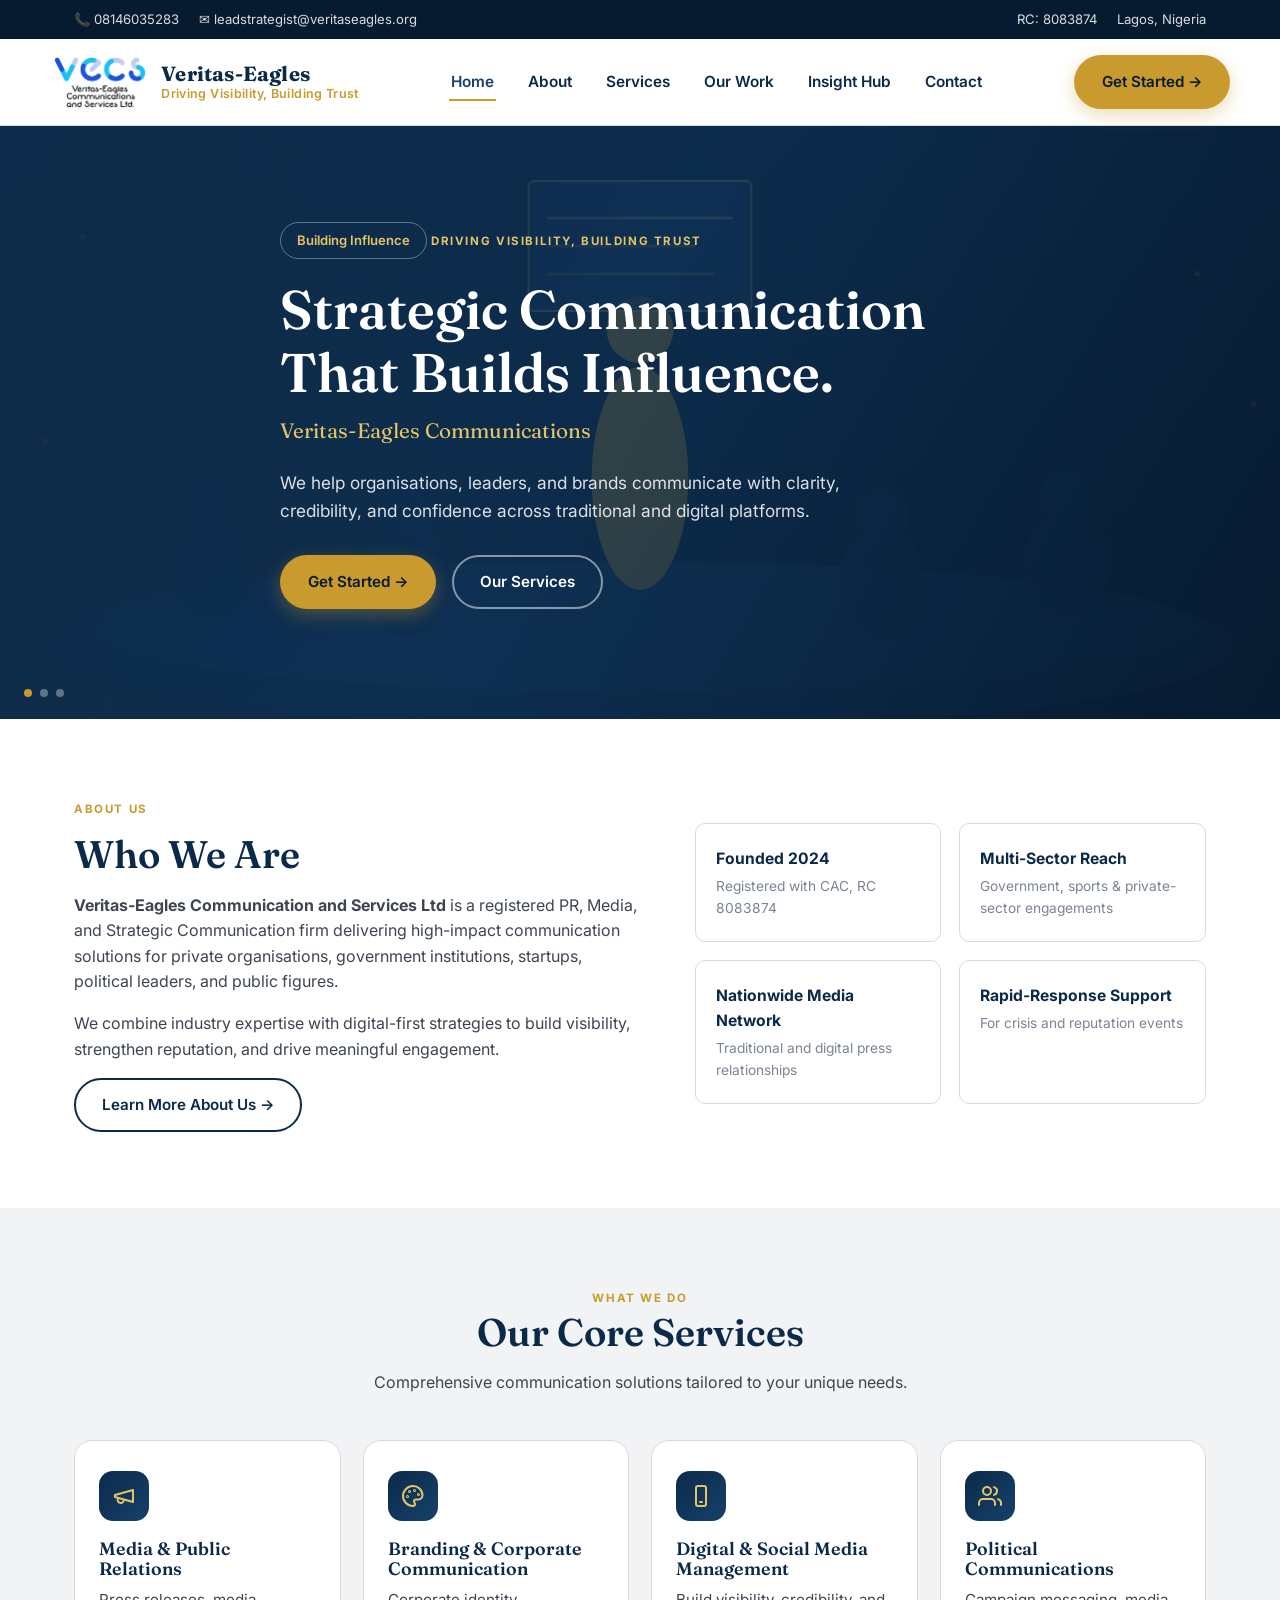
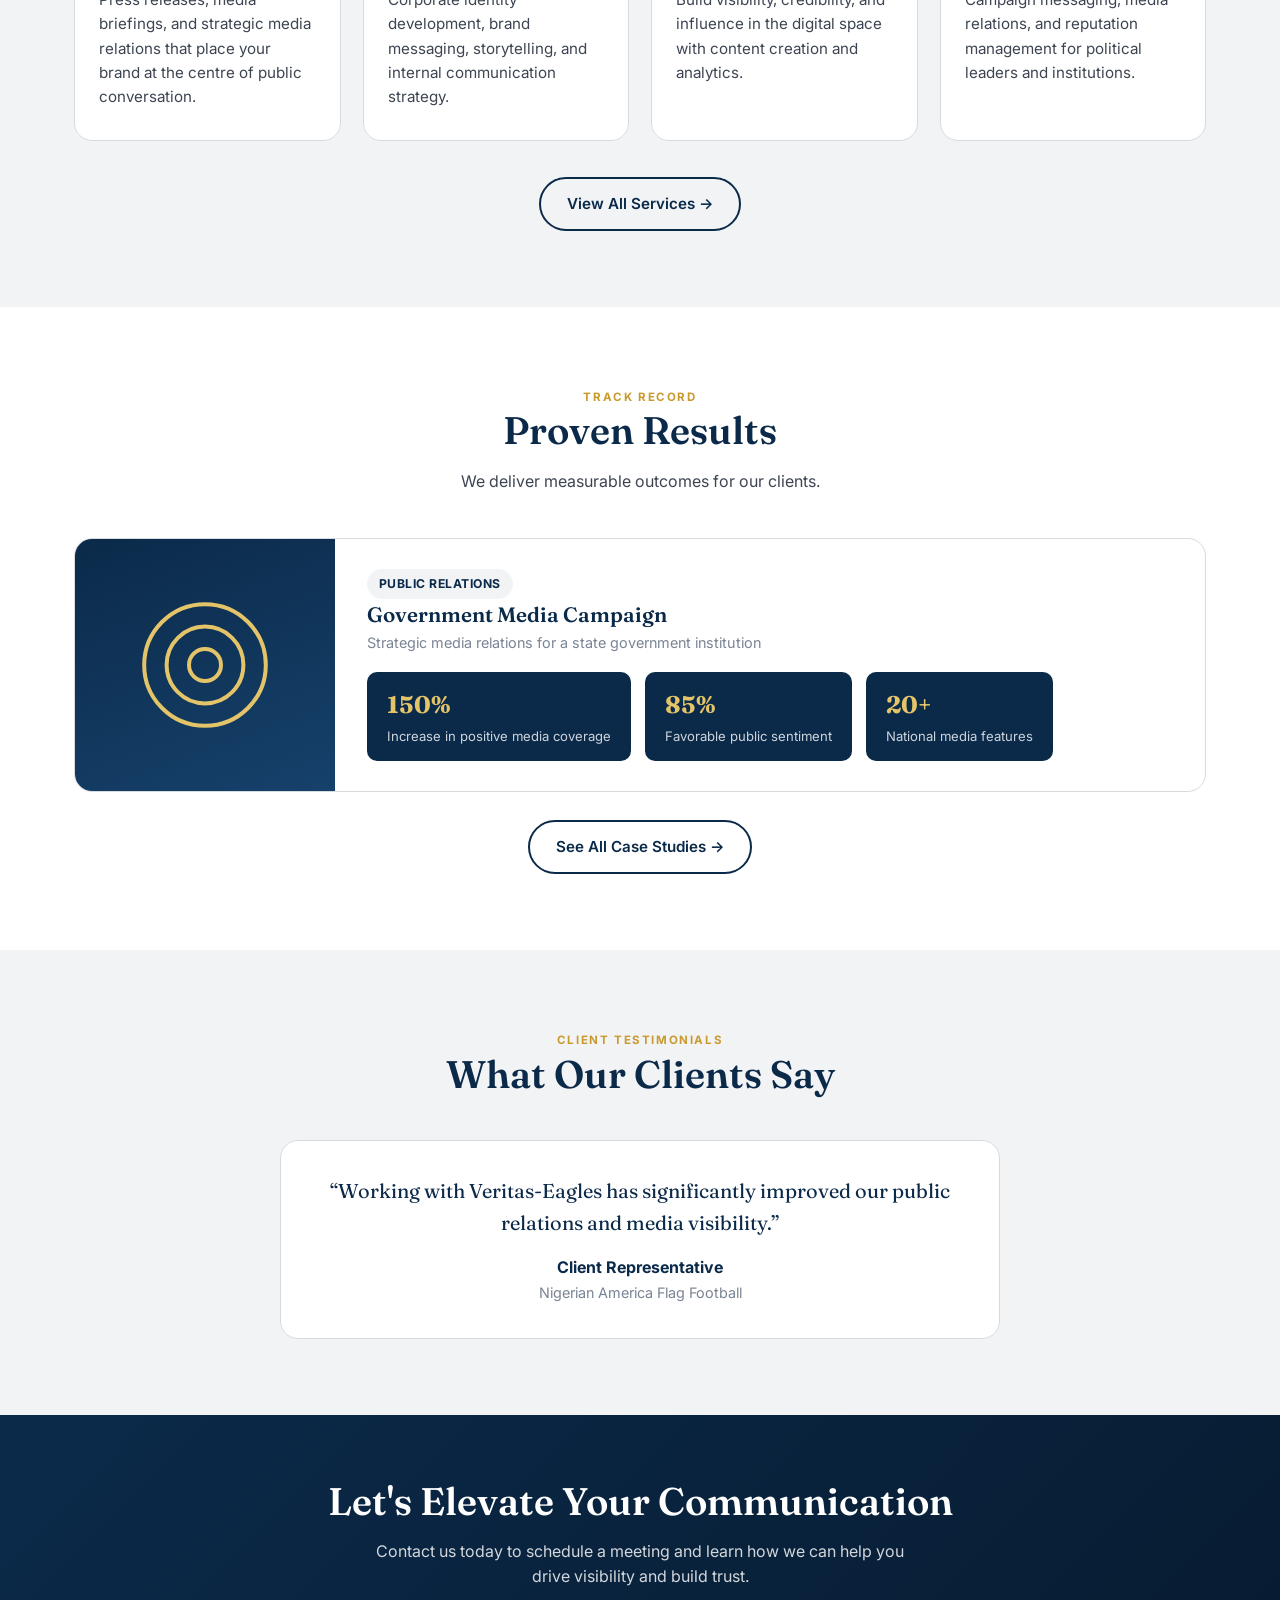
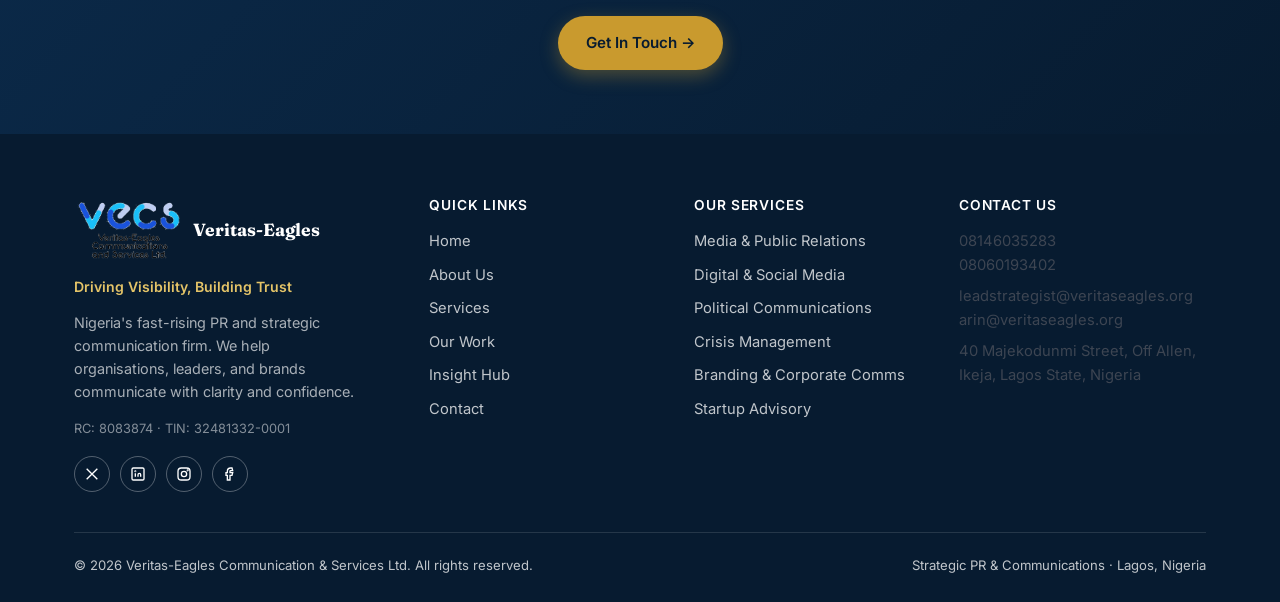
<file: index.html>
<!DOCTYPE html>
<html lang="en">
<head>
<meta charset="UTF-8">
<meta name="viewport" content="width=device-width, initial-scale=1.0">
<title>Veritas-Eagles Communications | Strategic PR & Communications, Lagos</title>
<meta name="description" content="Veritas-Eagles Communications and Services Ltd (VECS) is a Lagos-based strategic communications and public relations firm serving government institutions, private organisations, startups, and public figures.">
<meta property="og:title" content="Veritas-Eagles Communications — Driving Visibility, Building Trust">
<meta property="og:description" content="Strategic PR and communications for institutions and leaders across Nigeria.">
<meta property="og:type" content="website">
<link rel="icon" href="images/logo.svg" type="image/svg+xml">
<link rel="preconnect" href="https://fonts.googleapis.com">
<link href="https://fonts.googleapis.com/css2?family=Fraunces:wght@500;600;700&family=Inter:wght@400;500;600;700&display=swap" rel="stylesheet">
<link rel="stylesheet" href="css/styles.css">
</head>
<body>

<div class="topbar">
  <div class="container">
    <div class="topbar-left">
      <span>&#128222; 08146035283</span>
      <span>&#9993; leadstrategist@veritaseagles.org</span>
    </div>
    <div class="topbar-right">
      <span>RC: 8083874</span>
      <span>Lagos, Nigeria</span>
    </div>
  </div>
</div>

<header class="site-header">
  <div class="container nav-row">
    <a href="index.html" class="brand">
      <img src="images/veritas-logo-header.png" alt="Veritas-Eagles Communications and Services Ltd logo">
      <span class="brand-text">
        <span class="name">Veritas-Eagles</span>
        <span class="tagline">Driving Visibility, Building Trust</span>
      </span>
    </a>
    <nav class="main-nav">
      <ul>
        <li><a href="index.html">Home</a></li>
        <li><a href="about.html">About</a></li>
        <li><a href="services.html">Services</a></li>
        <li><a href="work.html">Our Work</a></li>
        <li><a href="insight-hub.html">Insight Hub</a></li>
        <li><a href="contact.html">Contact</a></li>
      </ul>
    </nav>
    <div class="nav-actions">
      <a href="contact.html" class="btn btn--gold">Get Started &rarr;</a>
      <button class="nav-toggle" aria-label="Toggle menu"><span></span><span></span><span></span></button>
    </div>
  </div>
</header>

<section class="hero">
  <div class="hero-slides" id="hero-slides">
    <img src="images/hero-slide-1.svg" alt="" class="hero-slide active">
    <img src="images/hero-slide-2.svg" alt="" class="hero-slide">
    <img src="images/hero-slide-3.svg" alt="" class="hero-slide">
  </div>
  <div class="hero-dots" id="hero-dots"></div>
  <div class="container hero-inner">
    <span class="pill">Building Influence</span>
    <p class="eyebrow">Driving Visibility, Building Trust</p>
    <h1>Strategic Communication That Builds Influence.</h1>
    <p class="subhead">Veritas-Eagles Communications</p>
    <p class="lead">We help organisations, leaders, and brands communicate with clarity, credibility, and confidence across traditional and digital platforms.</p>
    <div class="hero-actions">
      <a href="contact.html" class="btn btn--gold">Get Started &rarr;</a>
      <a href="services.html" class="btn btn--outline">Our Services</a>
    </div>
  </div>
</section>

<section class="section">
  <div class="container two-col">
    <div>
      <p class="eyebrow">About Us</p>
      <h2>Who We Are</h2>
      <p><strong>Veritas-Eagles Communication and Services Ltd</strong> is a registered PR, Media, and Strategic Communication firm delivering high-impact communication solutions for private organisations, government institutions, startups, political leaders, and public figures.</p>
      <p>We combine industry expertise with digital-first strategies to build visibility, strengthen reputation, and drive meaningful engagement.</p>
      <a href="about.html" class="btn btn--outline-navy">Learn More About Us &rarr;</a>
    </div>
    <div class="stat-grid" style="grid-template-columns:1fr 1fr; margin-top:0;">
      <div class="stat-card">
        <div class="stat-label">Founded 2024</div>
        <div class="stat-sub">Registered with CAC, RC 8083874</div>
      </div>
      <div class="stat-card">
        <div class="stat-label">Multi-Sector Reach</div>
        <div class="stat-sub">Government, sports & private-sector engagements</div>
      </div>
      <div class="stat-card">
        <div class="stat-label">Nationwide Media Network</div>
        <div class="stat-sub">Traditional and digital press relationships</div>
      </div>
      <div class="stat-card">
        <div class="stat-label">Rapid-Response Support</div>
        <div class="stat-sub">For crisis and reputation events</div>
      </div>
    </div>
  </div>
</section>

<section class="section section--grey">
  <div class="container">
    <div class="section-head">
      <p class="eyebrow">What We Do</p>
      <h2>Our Core Services</h2>
      <p>Comprehensive communication solutions tailored to your unique needs.</p>
    </div>
    <div class="card-grid">
      <div class="service-card">
        <div class="icon-badge">
          <svg viewBox="0 0 24 24" fill="none" stroke-width="2" stroke-linecap="round" stroke-linejoin="round"><path d="M3 11l18-5v12L3 13v-2z"/><path d="M11.6 16.8a3 3 0 1 1-5.8-1.6"/></svg>
        </div>
        <h3>Media &amp; Public Relations</h3>
        <p>Press releases, media briefings, and strategic media relations that place your brand at the centre of public conversation.</p>
      </div>
      <div class="service-card">
        <div class="icon-badge">
          <svg viewBox="0 0 24 24" fill="none" stroke-width="2" stroke-linecap="round" stroke-linejoin="round"><circle cx="13.5" cy="6.5" r="0.5"/><circle cx="17.5" cy="10.5" r="0.5"/><circle cx="8.5" cy="7.5" r="0.5"/><circle cx="6.5" cy="12.5" r="0.5"/><path d="M12 2C6.5 2 2 6.5 2 12s4.5 10 10 10c1.1 0 2-.9 2-2 0-.5-.2-1-.5-1.3-.3-.4-.5-.8-.5-1.3 0-1.1.9-2 2-2h2.4c2.3 0 4.1-1.8 4.1-4.1C21.5 6 17.2 2 12 2z"/></svg>
        </div>
        <h3>Branding &amp; Corporate Communication</h3>
        <p>Corporate identity development, brand messaging, storytelling, and internal communication strategy.</p>
      </div>
      <div class="service-card">
        <div class="icon-badge">
          <svg viewBox="0 0 24 24" fill="none" stroke-width="2" stroke-linecap="round" stroke-linejoin="round"><rect x="7" y="2" width="10" height="20" rx="2"/><line x1="11" y1="18" x2="13" y2="18"/></svg>
        </div>
        <h3>Digital &amp; Social Media Management</h3>
        <p>Build visibility, credibility, and influence in the digital space with content creation and analytics.</p>
      </div>
      <div class="service-card">
        <div class="icon-badge">
          <svg viewBox="0 0 24 24" fill="none" stroke-width="2" stroke-linecap="round" stroke-linejoin="round"><path d="M17 21v-2a4 4 0 0 0-4-4H5a4 4 0 0 0-4 4v2"/><circle cx="9" cy="7" r="4"/><path d="M23 21v-2a4 4 0 0 0-3-3.87"/><path d="M16 3.13a4 4 0 0 1 0 7.75"/></svg>
        </div>
        <h3>Political Communications</h3>
        <p>Campaign messaging, media relations, and reputation management for political leaders and institutions.</p>
      </div>
    </div>
    <div class="center" style="margin-top:36px;">
      <a href="services.html" class="btn btn--outline-navy">View All Services &rarr;</a>
    </div>
  </div>
</section>

<section class="section">
  <div class="container">
    <div class="section-head">
      <p class="eyebrow">Track Record</p>
      <h2>Proven Results</h2>
      <p>We deliver measurable outcomes for our clients.</p>
    </div>
    <div class="case-study">
      <div class="case-study-media">
        <svg viewBox="0 0 100 100" fill="none" stroke="#E4C468" stroke-width="2.5"><circle cx="50" cy="50" r="10"/><circle cx="50" cy="50" r="24"/><circle cx="50" cy="50" r="38"/></svg>
      </div>
      <div class="case-study-body">
        <span class="tag">Public Relations</span>
        <h3>Government Media Campaign</h3>
        <p class="sub">Strategic media relations for a state government institution</p>
        <div class="result-tiles">
          <div class="result-tile"><div class="num">150%</div><div class="lbl">Increase in positive media coverage</div></div>
          <div class="result-tile"><div class="num">85%</div><div class="lbl">Favorable public sentiment</div></div>
          <div class="result-tile"><div class="num">20+</div><div class="lbl">National media features</div></div>
        </div>
      </div>
    </div>
    <div class="center">
      <a href="work.html" class="btn btn--outline-navy">See All Case Studies &rarr;</a>
    </div>
  </div>
</section>

<section class="section section--grey">
  <div class="container">
    <div class="section-head">
      <p class="eyebrow">Client Testimonials</p>
      <h2>What Our Clients Say</h2>
    </div>
    <div class="testimonial">
      <p class="quote">&ldquo;Working with Veritas-Eagles has significantly improved our public relations and media visibility.&rdquo;</p>
      <div class="who">Client Representative</div>
      <div class="role">Nigerian America Flag Football</div>
    </div>
  </div>
</section>

<section class="section section--navy cta-band">
  <div class="container">
    <h2>Let's Elevate Your Communication</h2>
    <p>Contact us today to schedule a meeting and learn how we can help you drive visibility and build trust.</p>
    <a href="contact.html" class="btn btn--gold">Get In Touch &rarr;</a>
  </div>
</section>

<footer class="site-footer" id="site-footer-include"></footer>

<script src="js/main.js"></script>
<script src="js/footer.js"></script>
</body>
</html>
</file>
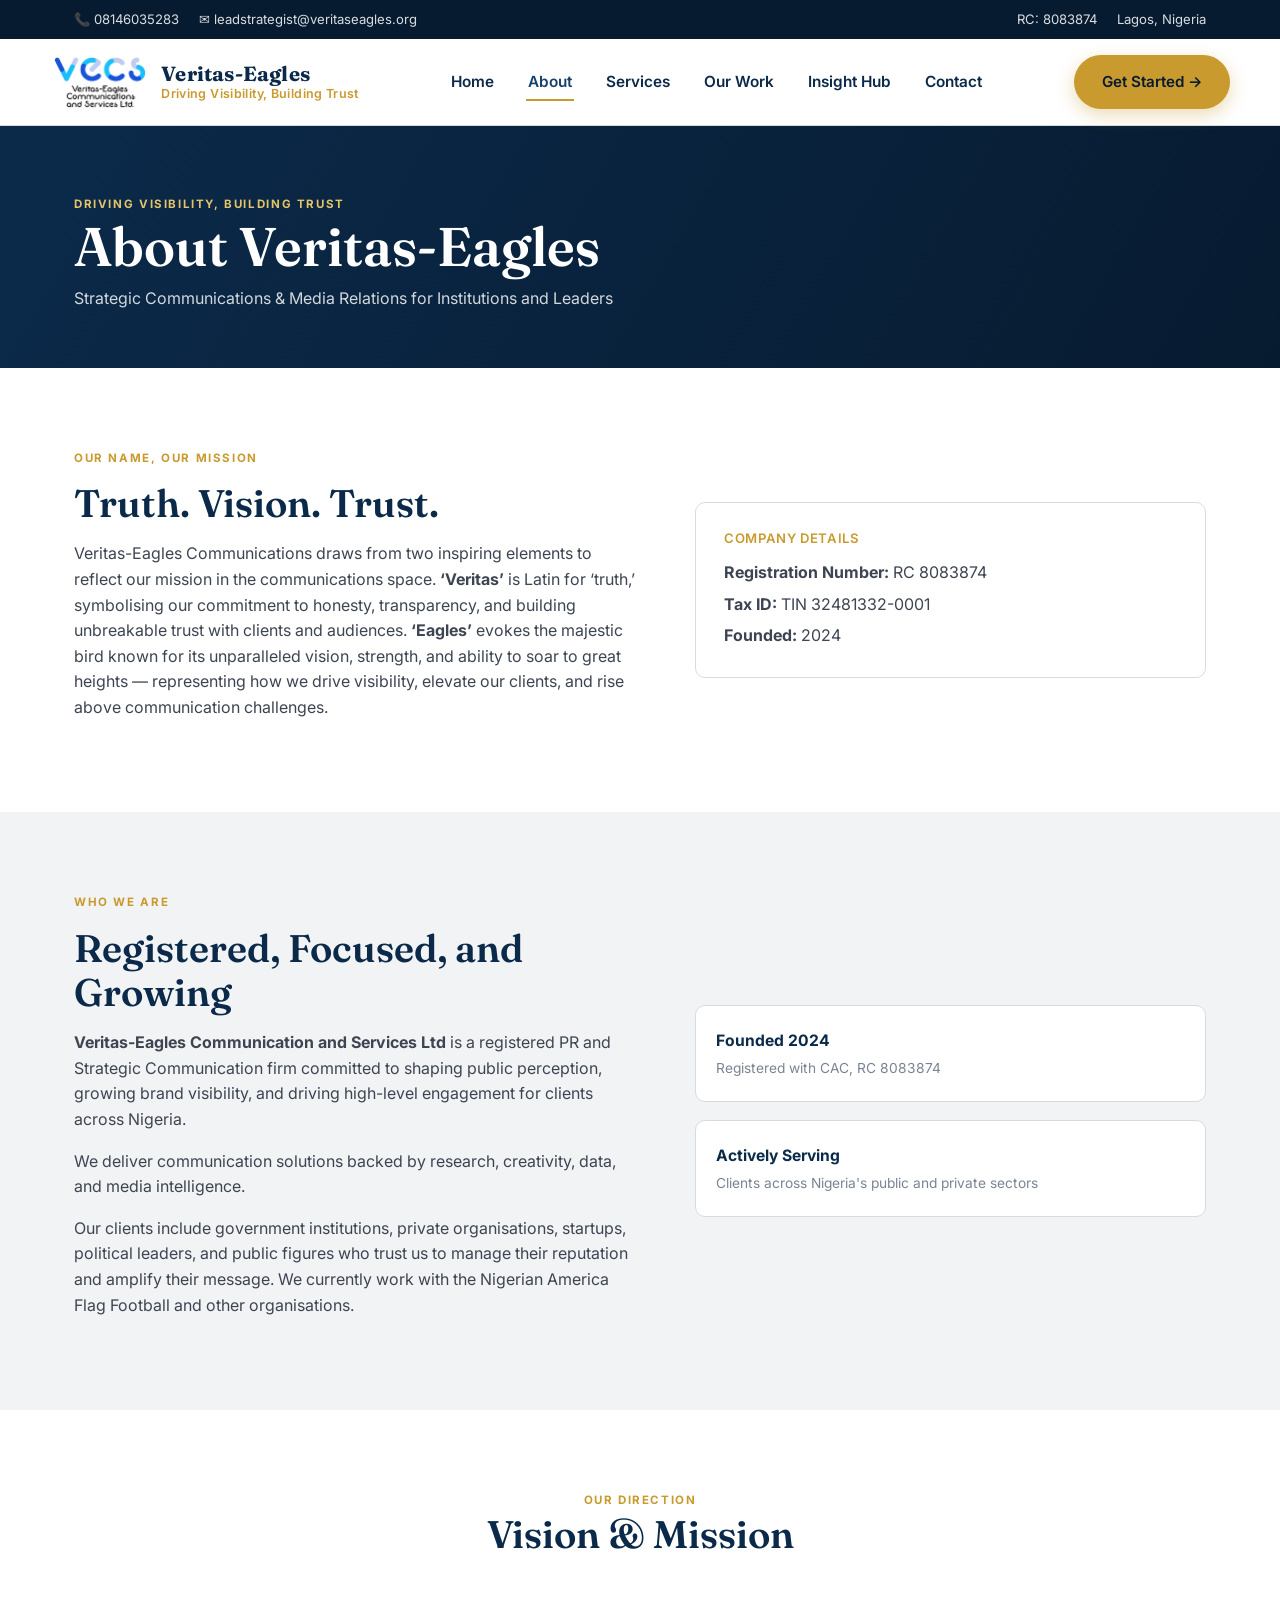
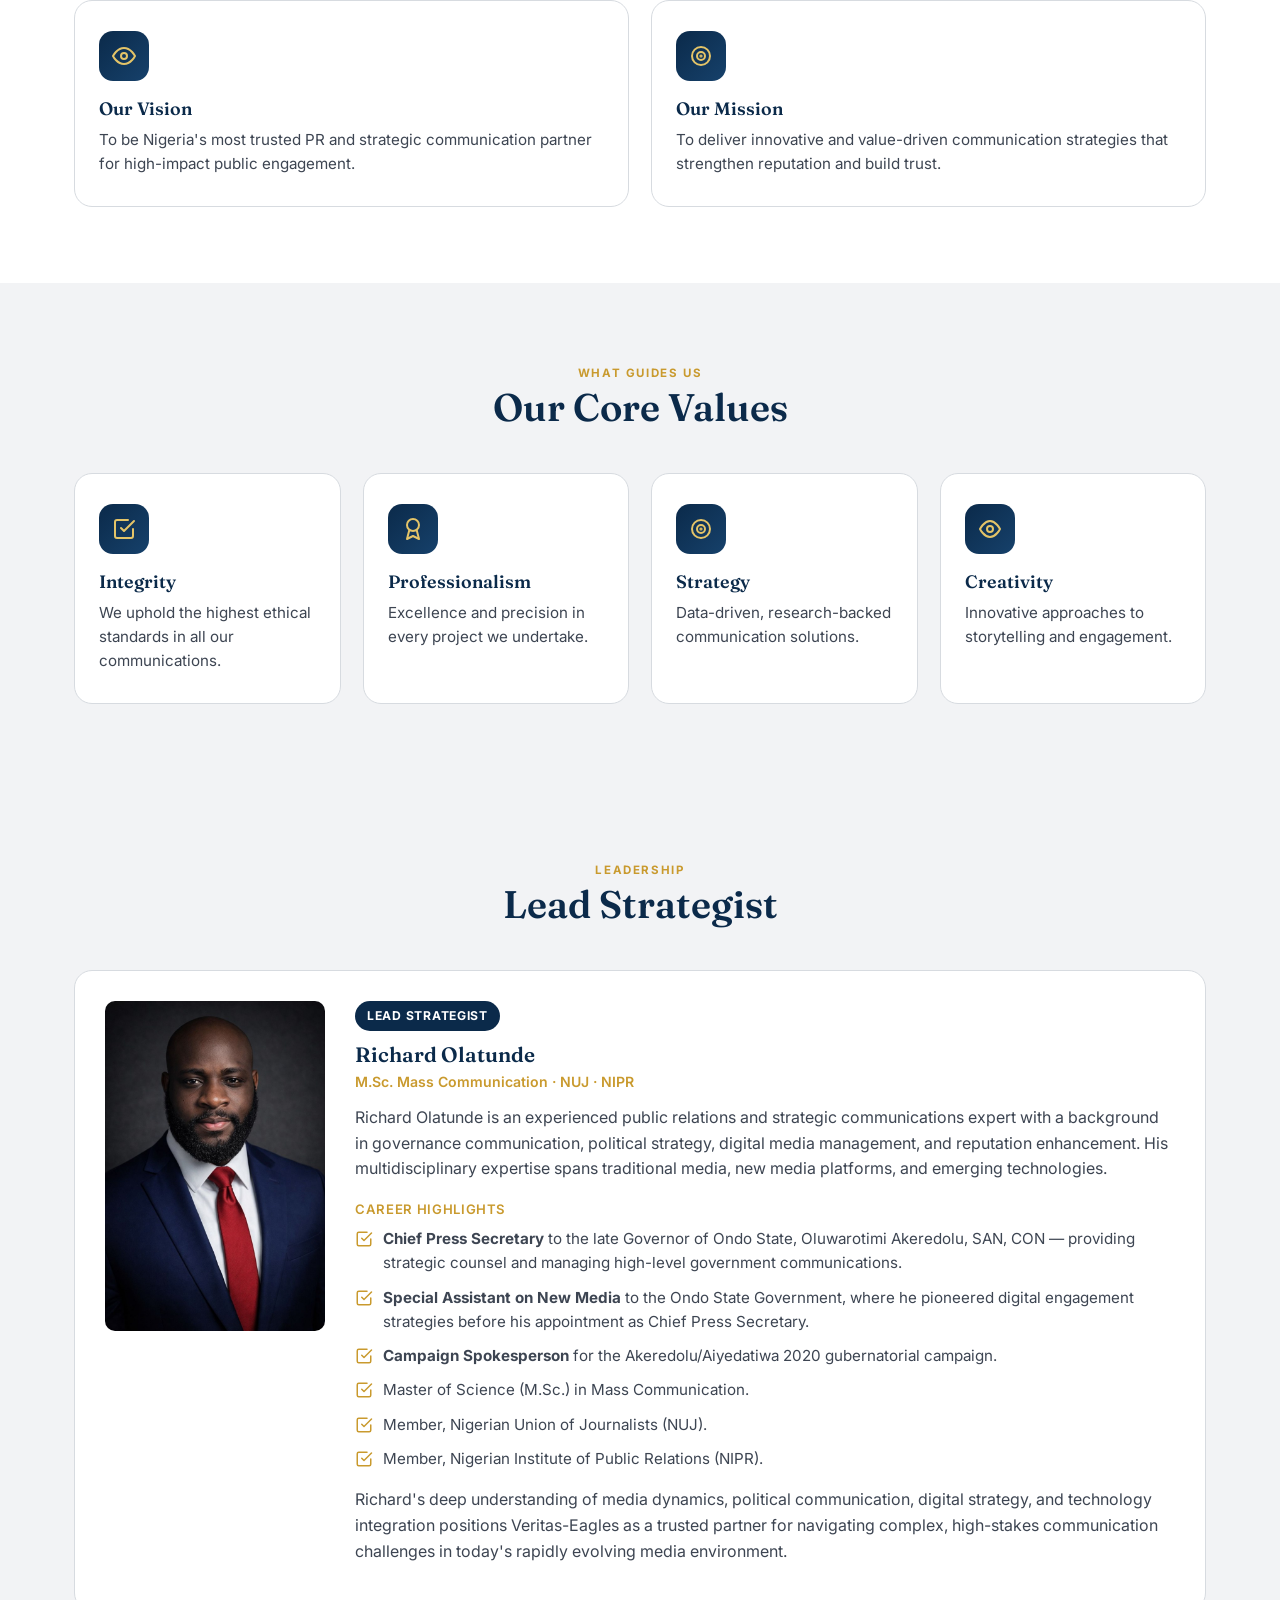
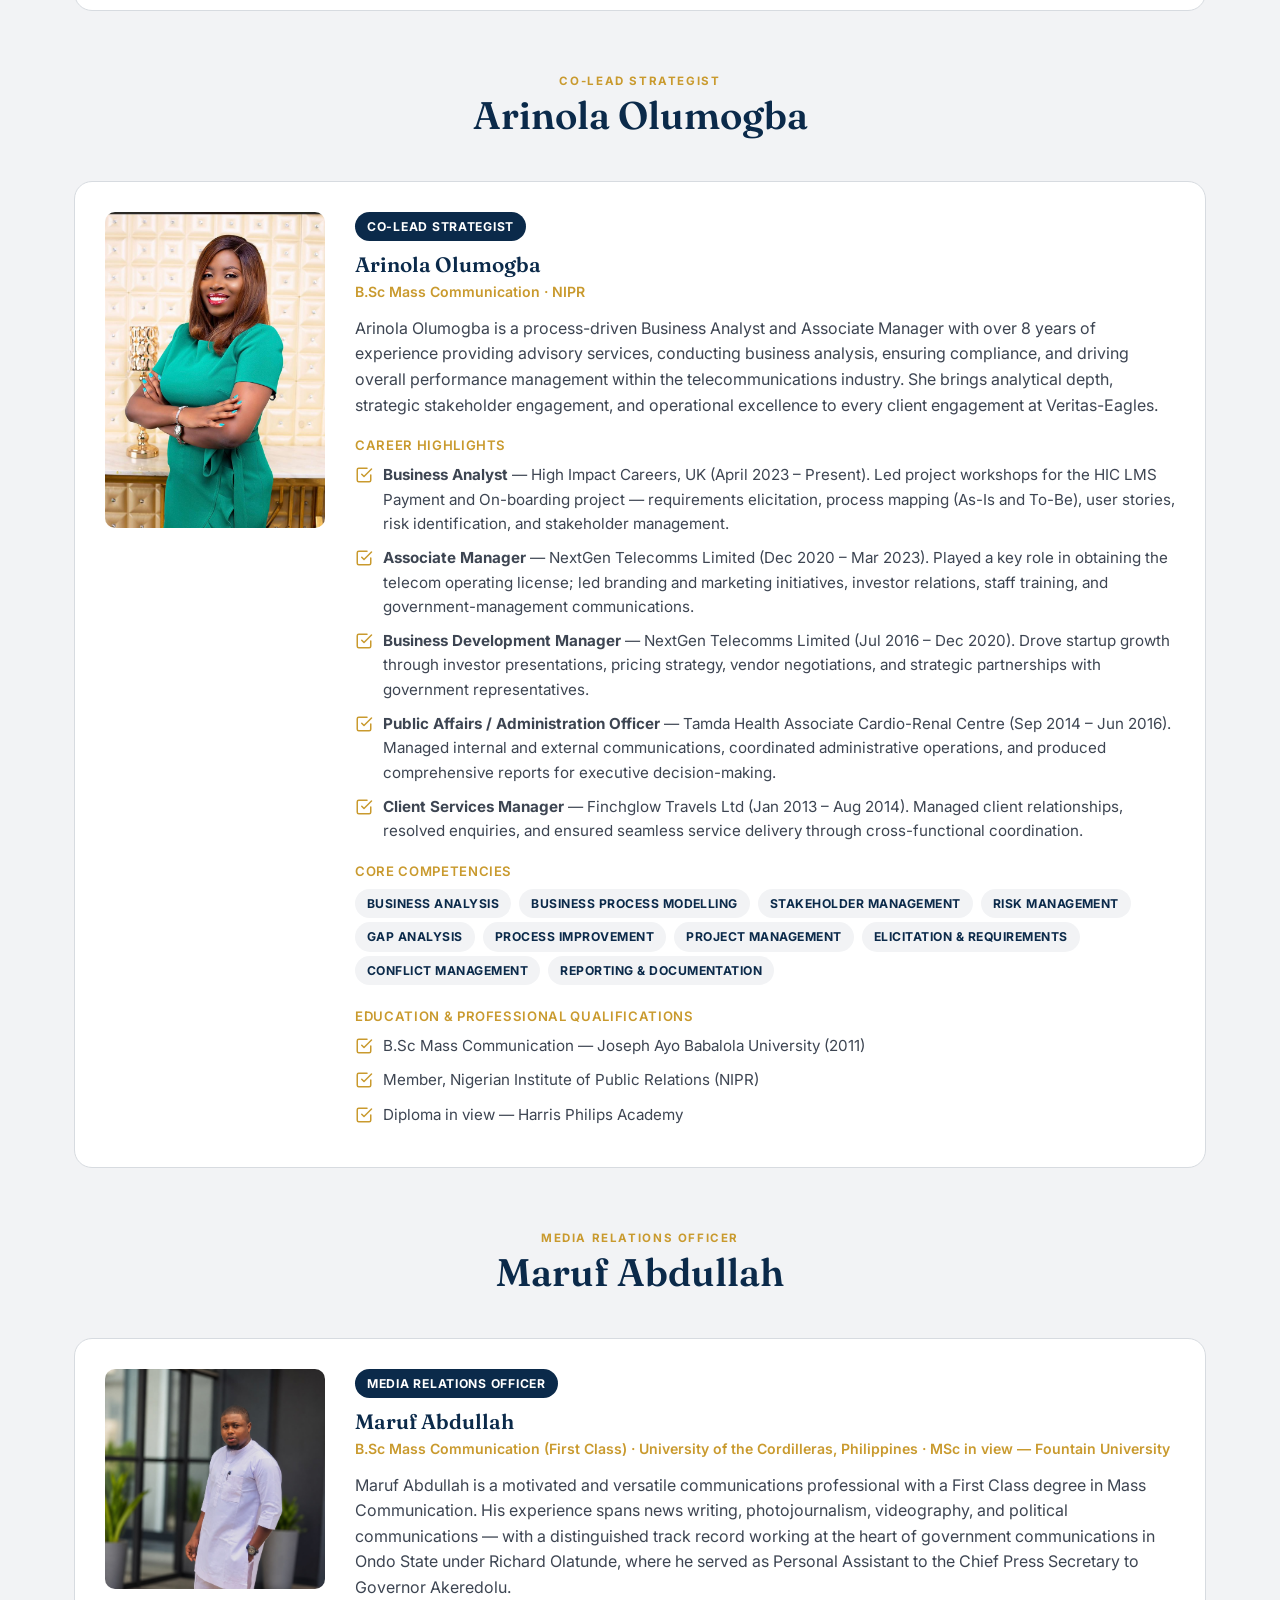
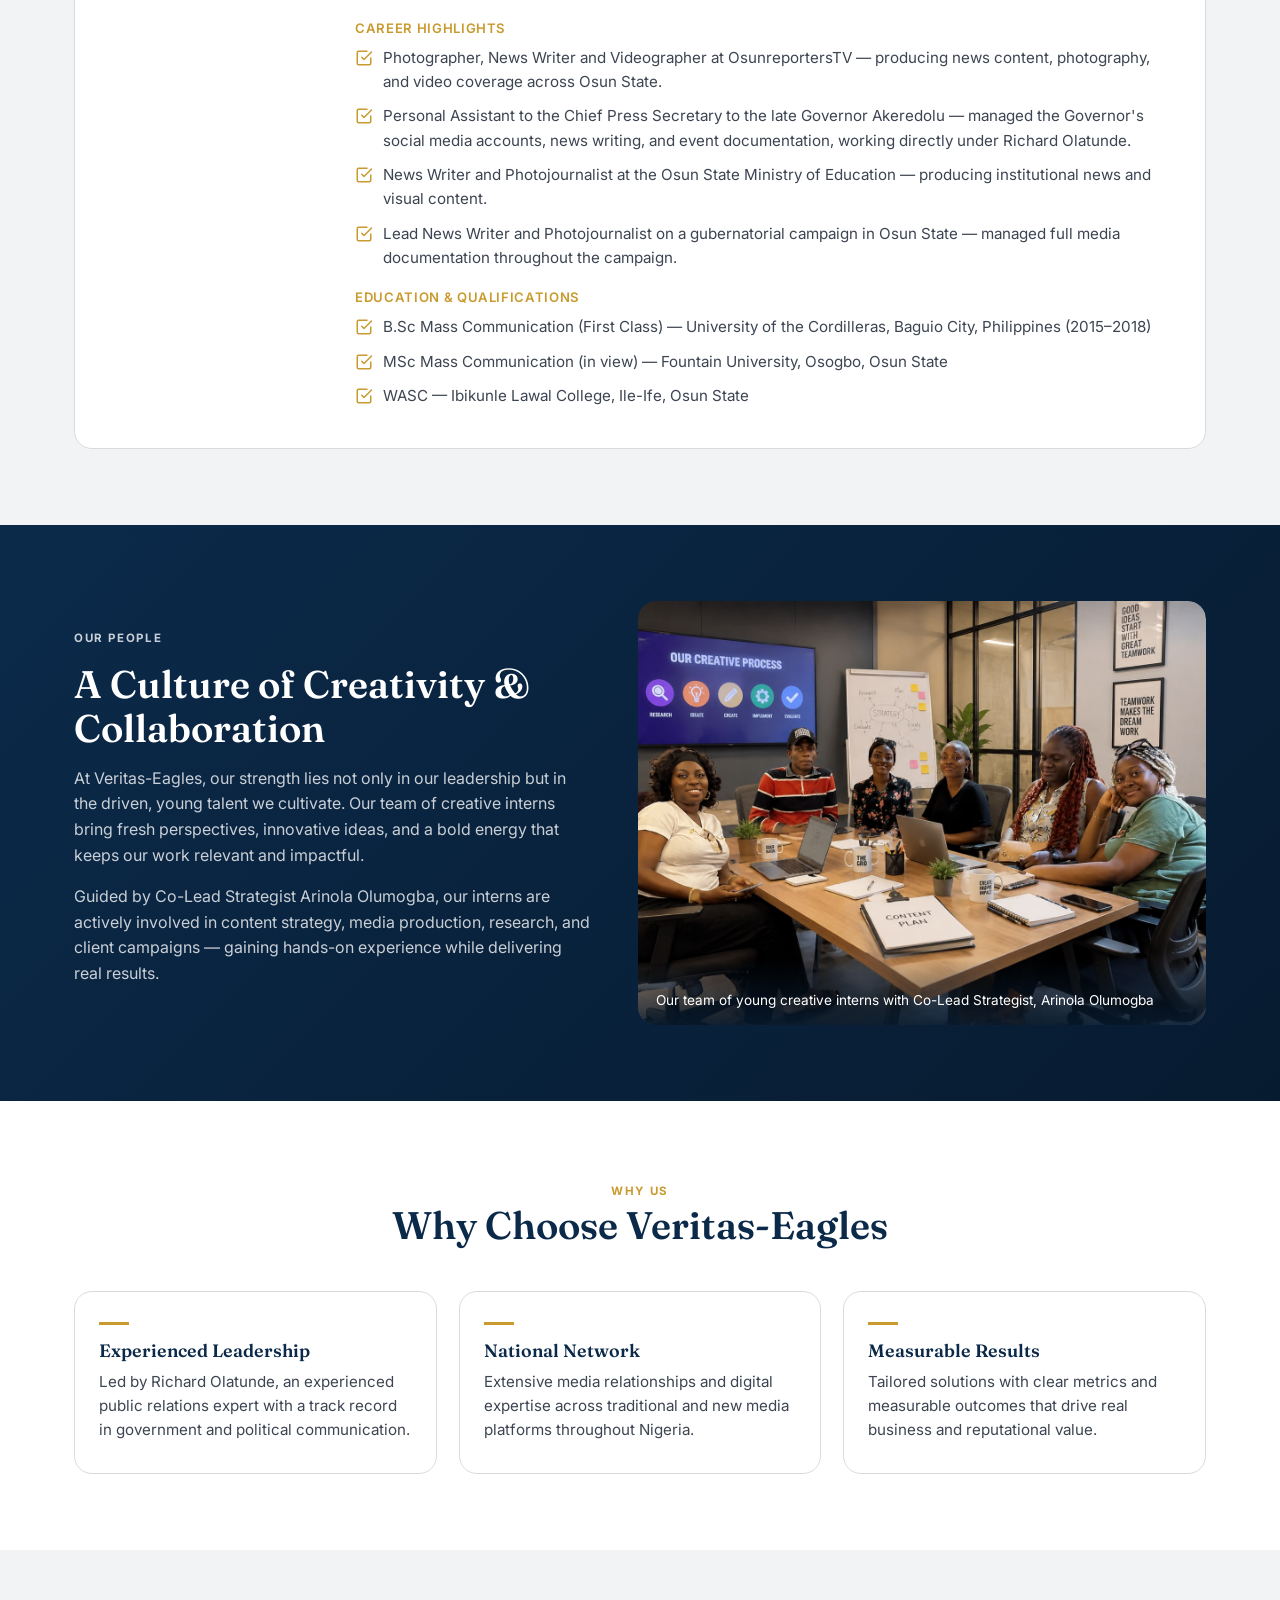
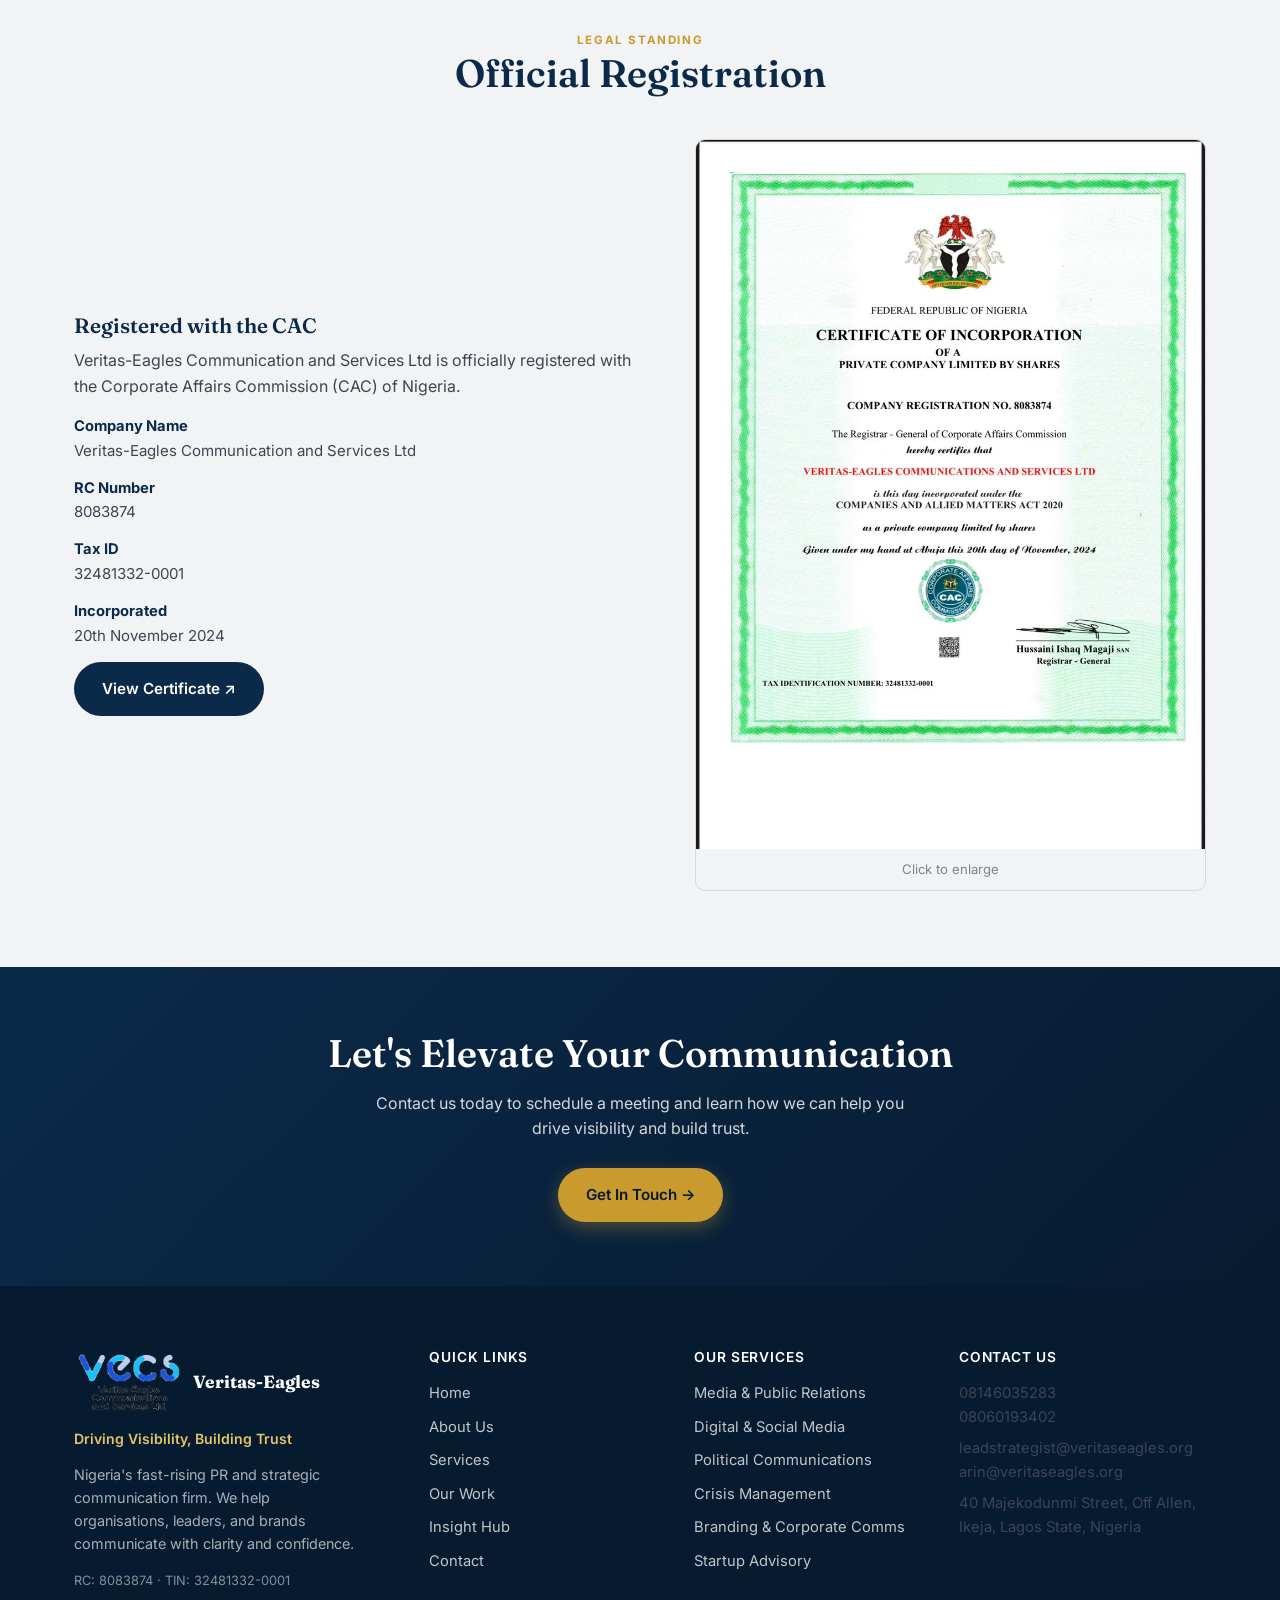
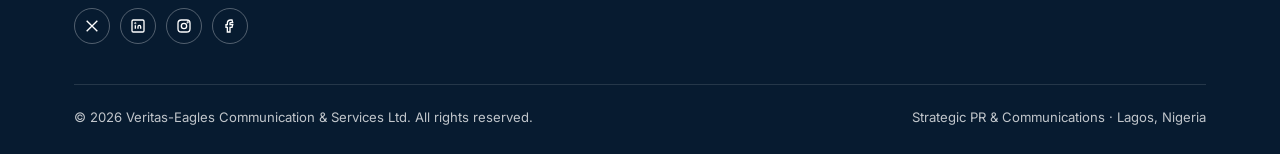
<file: about.html>
<!DOCTYPE html>
<html lang="en">
<head>
<meta charset="UTF-8">
<meta name="viewport" content="width=device-width, initial-scale=1.0">
<title>About Us | Veritas-Eagles Communications</title>
<meta name="description" content="Veritas-Eagles Communications and Services Ltd — strategic communications and media relations for institutions and leaders across Nigeria.">
<link rel="icon" href="images/logo.svg" type="image/svg+xml">
<link rel="preconnect" href="https://fonts.googleapis.com">
<link href="https://fonts.googleapis.com/css2?family=Fraunces:wght@500;600;700&family=Inter:wght@400;500;600;700&display=swap" rel="stylesheet">
<link rel="stylesheet" href="css/styles.css">
</head>
<body>

<div class="topbar">
  <div class="container">
    <div class="topbar-left">
      <span>&#128222; 08146035283</span>
      <span>&#9993; leadstrategist@veritaseagles.org</span>
    </div>
    <div class="topbar-right">
      <span>RC: 8083874</span>
      <span>Lagos, Nigeria</span>
    </div>
  </div>
</div>

<header class="site-header">
  <div class="container nav-row">
    <a href="index.html" class="brand">
      <img src="images/veritas-logo-header.png" alt="Veritas-Eagles Communications and Services Ltd logo">
      <span class="brand-text">
        <span class="name">Veritas-Eagles</span>
        <span class="tagline">Driving Visibility, Building Trust</span>
      </span>
    </a>
    <nav class="main-nav">
      <ul>
        <li><a href="index.html">Home</a></li>
        <li><a href="about.html">About</a></li>
        <li><a href="services.html">Services</a></li>
        <li><a href="work.html">Our Work</a></li>
        <li><a href="insight-hub.html">Insight Hub</a></li>
        <li><a href="contact.html">Contact</a></li>
      </ul>
    </nav>
    <div class="nav-actions">
      <a href="contact.html" class="btn btn--gold">Get Started &rarr;</a>
      <button class="nav-toggle" aria-label="Toggle menu"><span></span><span></span><span></span></button>
    </div>
  </div>
</header>

<section class="page-hero">
  <div class="container">
    <p class="eyebrow">Driving Visibility, Building Trust</p>
    <h1>About Veritas-Eagles</h1>
    <p>Strategic Communications &amp; Media Relations for Institutions and Leaders</p>
  </div>
</section>

<section class="section">
  <div class="container two-col">
    <div>
      <p class="eyebrow">Our Name, Our Mission</p>
      <h2>Truth. Vision. Trust.</h2>
      <p>Veritas-Eagles Communications draws from two inspiring elements to reflect our mission in the communications space. <strong>&lsquo;Veritas&rsquo;</strong> is Latin for &lsquo;truth,&rsquo; symbolising our commitment to honesty, transparency, and building unbreakable trust with clients and audiences. <strong>&lsquo;Eagles&rsquo;</strong> evokes the majestic bird known for its unparalleled vision, strength, and ability to soar to great heights — representing how we drive visibility, elevate our clients, and rise above communication challenges.</p>
    </div>
    <div class="stat-card" style="padding:28px;">
      <h4 style="font-family:var(--font-body); text-transform:uppercase; letter-spacing:0.05em; font-size:0.82rem; color:var(--gold); margin-bottom:14px;">Company Details</h4>
      <p style="margin-bottom:6px;"><strong>Registration Number:</strong> RC 8083874</p>
      <p style="margin-bottom:6px;"><strong>Tax ID:</strong> TIN 32481332-0001</p>
      <p style="margin-bottom:0;"><strong>Founded:</strong> 2024</p>
    </div>
  </div>
</section>

<section class="section section--grey">
  <div class="container two-col">
    <div>
      <p class="eyebrow">Who We Are</p>
      <h2>Registered, Focused, and Growing</h2>
      <p><strong>Veritas-Eagles Communication and Services Ltd</strong> is a registered PR and Strategic Communication firm committed to shaping public perception, growing brand visibility, and driving high-level engagement for clients across Nigeria.</p>
      <p>We deliver communication solutions backed by research, creativity, data, and media intelligence.</p>
      <p>Our clients include government institutions, private organisations, startups, political leaders, and public figures who trust us to manage their reputation and amplify their message. We currently work with the Nigerian America Flag Football and other organisations.</p>
    </div>
    <div>
      <div class="stat-card" style="margin-bottom:18px;">
        <div class="stat-label">Founded 2024</div>
        <div class="stat-sub">Registered with CAC, RC 8083874</div>
      </div>
      <div class="stat-card">
        <div class="stat-label">Actively Serving</div>
        <div class="stat-sub">Clients across Nigeria's public and private sectors</div>
      </div>
    </div>
  </div>
</section>

<section class="section">
  <div class="container">
    <div class="section-head">
      <p class="eyebrow">Our Direction</p>
      <h2>Vision &amp; Mission</h2>
    </div>
    <div class="card-grid" style="grid-template-columns:repeat(2,1fr);">
      <div class="service-card">
        <div class="icon-badge"><svg viewBox="0 0 24 24" fill="none" stroke-width="2" stroke-linecap="round" stroke-linejoin="round"><path d="M1 12s4-8 11-8 11 8 11 8-4 8-11 8-11-8-11-8z"/><circle cx="12" cy="12" r="3"/></svg></div>
        <h3>Our Vision</h3>
        <p>To be Nigeria's most trusted PR and strategic communication partner for high-impact public engagement.</p>
      </div>
      <div class="service-card">
        <div class="icon-badge"><svg viewBox="0 0 24 24" fill="none" stroke-width="2" stroke-linecap="round" stroke-linejoin="round"><circle cx="12" cy="12" r="9"/><circle cx="12" cy="12" r="4"/><circle cx="12" cy="12" r="0.6"/></svg></div>
        <h3>Our Mission</h3>
        <p>To deliver innovative and value-driven communication strategies that strengthen reputation and build trust.</p>
      </div>
    </div>
  </div>
</section>

<section class="section section--grey">
  <div class="container">
    <div class="section-head">
      <p class="eyebrow">What Guides Us</p>
      <h2>Our Core Values</h2>
    </div>
    <div class="card-grid">
      <div class="service-card">
        <div class="icon-badge"><svg viewBox="0 0 24 24" fill="none" stroke-width="2" stroke-linecap="round" stroke-linejoin="round"><path d="M9 11l3 3L22 4"/><path d="M21 12v7a2 2 0 0 1-2 2H5a2 2 0 0 1-2-2V5a2 2 0 0 1 2-2h11"/></svg></div>
        <h3>Integrity</h3>
        <p>We uphold the highest ethical standards in all our communications.</p>
      </div>
      <div class="service-card">
        <div class="icon-badge"><svg viewBox="0 0 24 24" fill="none" stroke-width="2" stroke-linecap="round" stroke-linejoin="round"><circle cx="12" cy="8" r="6"/><path d="M8.2 13.5L6 22l6-3 6 3-2.2-8.5"/></svg></div>
        <h3>Professionalism</h3>
        <p>Excellence and precision in every project we undertake.</p>
      </div>
      <div class="service-card">
        <div class="icon-badge"><svg viewBox="0 0 24 24" fill="none" stroke-width="2" stroke-linecap="round" stroke-linejoin="round"><circle cx="12" cy="12" r="9"/><circle cx="12" cy="12" r="4"/><circle cx="12" cy="12" r="0.6"/></svg></div>
        <h3>Strategy</h3>
        <p>Data-driven, research-backed communication solutions.</p>
      </div>
      <div class="service-card">
        <div class="icon-badge"><svg viewBox="0 0 24 24" fill="none" stroke-width="2" stroke-linecap="round" stroke-linejoin="round"><path d="M2 12s4-8 10-8 10 8 10 8-4 8-10 8-10-8-10-8z"/><circle cx="12" cy="12" r="3"/></svg></div>
        <h3>Creativity</h3>
        <p>Innovative approaches to storytelling and engagement.</p>
      </div>
    </div>
  </div>
</section>

<section class="section section--grey">
  <div class="container">
    <div class="section-head">
      <p class="eyebrow">Leadership</p>
      <h2>Lead Strategist</h2>
    </div>
    <div class="team-card">
      <img src="images/richard-headshot.jpg" alt="Richard Olatunde, Lead Strategist" onerror="this.src='images/headshot-placeholder.svg'">
      <div>
        <span class="role-label">Lead Strategist</span>
        <h3 style="margin-bottom:4px;">Richard Olatunde</h3>
        <div class="credentials">M.Sc. Mass Communication &middot; NUJ &middot; NIPR</div>
        <p>Richard Olatunde is an experienced public relations and strategic communications expert with a background in governance communication, political strategy, digital media management, and reputation enhancement. His multidisciplinary expertise spans traditional media, new media platforms, and emerging technologies.</p>
        <h4 style="font-family:var(--font-body); text-transform:uppercase; letter-spacing:0.05em; font-size:0.82rem; color:var(--gold); margin:20px 0 10px;">Career Highlights</h4>
        <ul class="highlight-list">
          <li><svg viewBox="0 0 24 24" fill="none" stroke-width="2" stroke-linecap="round" stroke-linejoin="round"><path d="M9 11l3 3L22 4"/><path d="M21 12v7a2 2 0 0 1-2 2H5a2 2 0 0 1-2-2V5a2 2 0 0 1 2-2h11"/></svg><span><strong>Chief Press Secretary</strong> to the late Governor of Ondo State, Oluwarotimi Akeredolu, SAN, CON &mdash; providing strategic counsel and managing high-level government communications.</span></li>
          <li><svg viewBox="0 0 24 24" fill="none" stroke-width="2" stroke-linecap="round" stroke-linejoin="round"><path d="M9 11l3 3L22 4"/><path d="M21 12v7a2 2 0 0 1-2 2H5a2 2 0 0 1-2-2V5a2 2 0 0 1 2-2h11"/></svg><span><strong>Special Assistant on New Media</strong> to the Ondo State Government, where he pioneered digital engagement strategies before his appointment as Chief Press Secretary.</span></li>
          <li><svg viewBox="0 0 24 24" fill="none" stroke-width="2" stroke-linecap="round" stroke-linejoin="round"><path d="M9 11l3 3L22 4"/><path d="M21 12v7a2 2 0 0 1-2 2H5a2 2 0 0 1-2-2V5a2 2 0 0 1 2-2h11"/></svg><span><strong>Campaign Spokesperson</strong> for the Akeredolu/Aiyedatiwa 2020 gubernatorial campaign.</span></li>
          <li><svg viewBox="0 0 24 24" fill="none" stroke-width="2" stroke-linecap="round" stroke-linejoin="round"><path d="M9 11l3 3L22 4"/><path d="M21 12v7a2 2 0 0 1-2 2H5a2 2 0 0 1-2-2V5a2 2 0 0 1 2-2h11"/></svg><span>Master of Science (M.Sc.) in Mass Communication.</span></li>
          <li><svg viewBox="0 0 24 24" fill="none" stroke-width="2" stroke-linecap="round" stroke-linejoin="round"><path d="M9 11l3 3L22 4"/><path d="M21 12v7a2 2 0 0 1-2 2H5a2 2 0 0 1-2-2V5a2 2 0 0 1 2-2h11"/></svg><span>Member, Nigerian Union of Journalists (NUJ).</span></li>
          <li><svg viewBox="0 0 24 24" fill="none" stroke-width="2" stroke-linecap="round" stroke-linejoin="round"><path d="M9 11l3 3L22 4"/><path d="M21 12v7a2 2 0 0 1-2 2H5a2 2 0 0 1-2-2V5a2 2 0 0 1 2-2h11"/></svg><span>Member, Nigerian Institute of Public Relations (NIPR).</span></li>
        </ul>
        <p style="margin-top:16px;">Richard's deep understanding of media dynamics, political communication, digital strategy, and technology integration positions Veritas-Eagles as a trusted partner for navigating complex, high-stakes communication challenges in today's rapidly evolving media environment.</p>
      </div>
    </div>

    <div class="section-head" style="margin-top:56px;">
      <p class="eyebrow">Co-Lead Strategist</p>
      <h2>Arinola Olumogba</h2>
    </div>
    <div class="team-card">
      <img src="images/arinola-headshot.jpg" alt="Arinola Olumogba, Co-Lead Strategist" onerror="this.src='images/headshot-placeholder.svg'">
      <div>
        <span class="role-label">Co-Lead Strategist</span>
        <h3 style="margin-bottom:4px;">Arinola Olumogba</h3>
        <div class="credentials">B.Sc Mass Communication &middot; NIPR</div>
        <p>Arinola Olumogba is a process-driven Business Analyst and Associate Manager with over 8 years of experience providing advisory services, conducting business analysis, ensuring compliance, and driving overall performance management within the telecommunications industry. She brings analytical depth, strategic stakeholder engagement, and operational excellence to every client engagement at Veritas-Eagles.</p>
        <h4 style="font-family:var(--font-body); text-transform:uppercase; letter-spacing:0.05em; font-size:0.82rem; color:var(--gold); margin:20px 0 10px;">Career Highlights</h4>
        <ul class="highlight-list">
          <li><svg viewBox="0 0 24 24" fill="none" stroke-width="2" stroke-linecap="round" stroke-linejoin="round"><path d="M9 11l3 3L22 4"/><path d="M21 12v7a2 2 0 0 1-2 2H5a2 2 0 0 1-2-2V5a2 2 0 0 1 2-2h11"/></svg><span><strong>Business Analyst</strong> &mdash; High Impact Careers, UK (April 2023 &ndash; Present). Led project workshops for the HIC LMS Payment and On-boarding project &mdash; requirements elicitation, process mapping (As-Is and To-Be), user stories, risk identification, and stakeholder management.</span></li>
          <li><svg viewBox="0 0 24 24" fill="none" stroke-width="2" stroke-linecap="round" stroke-linejoin="round"><path d="M9 11l3 3L22 4"/><path d="M21 12v7a2 2 0 0 1-2 2H5a2 2 0 0 1-2-2V5a2 2 0 0 1 2-2h11"/></svg><span><strong>Associate Manager</strong> &mdash; NextGen Telecomms Limited (Dec 2020 &ndash; Mar 2023). Played a key role in obtaining the telecom operating license; led branding and marketing initiatives, investor relations, staff training, and government-management communications.</span></li>
          <li><svg viewBox="0 0 24 24" fill="none" stroke-width="2" stroke-linecap="round" stroke-linejoin="round"><path d="M9 11l3 3L22 4"/><path d="M21 12v7a2 2 0 0 1-2 2H5a2 2 0 0 1-2-2V5a2 2 0 0 1 2-2h11"/></svg><span><strong>Business Development Manager</strong> &mdash; NextGen Telecomms Limited (Jul 2016 &ndash; Dec 2020). Drove startup growth through investor presentations, pricing strategy, vendor negotiations, and strategic partnerships with government representatives.</span></li>
          <li><svg viewBox="0 0 24 24" fill="none" stroke-width="2" stroke-linecap="round" stroke-linejoin="round"><path d="M9 11l3 3L22 4"/><path d="M21 12v7a2 2 0 0 1-2 2H5a2 2 0 0 1-2-2V5a2 2 0 0 1 2-2h11"/></svg><span><strong>Public Affairs / Administration Officer</strong> &mdash; Tamda Health Associate Cardio-Renal Centre (Sep 2014 &ndash; Jun 2016). Managed internal and external communications, coordinated administrative operations, and produced comprehensive reports for executive decision-making.</span></li>
          <li><svg viewBox="0 0 24 24" fill="none" stroke-width="2" stroke-linecap="round" stroke-linejoin="round"><path d="M9 11l3 3L22 4"/><path d="M21 12v7a2 2 0 0 1-2 2H5a2 2 0 0 1-2-2V5a2 2 0 0 1 2-2h11"/></svg><span><strong>Client Services Manager</strong> &mdash; Finchglow Travels Ltd (Jan 2013 &ndash; Aug 2014). Managed client relationships, resolved enquiries, and ensured seamless service delivery through cross-functional coordination.</span></li>
        </ul>
        <h4 style="font-family:var(--font-body); text-transform:uppercase; letter-spacing:0.05em; font-size:0.82rem; color:var(--gold); margin:20px 0 10px;">Core Competencies</h4>
        <div>
          <span class="tag">Business Analysis</span><span class="tag">Business Process Modelling</span><span class="tag">Stakeholder Management</span><span class="tag">Risk Management</span><span class="tag">Gap Analysis</span><span class="tag">Process Improvement</span><span class="tag">Project Management</span><span class="tag">Elicitation &amp; Requirements</span><span class="tag">Conflict Management</span><span class="tag">Reporting &amp; Documentation</span>
        </div>
        <h4 style="font-family:var(--font-body); text-transform:uppercase; letter-spacing:0.05em; font-size:0.82rem; color:var(--gold); margin:20px 0 10px;">Education &amp; Professional Qualifications</h4>
        <ul class="highlight-list">
          <li><svg viewBox="0 0 24 24" fill="none" stroke-width="2" stroke-linecap="round" stroke-linejoin="round"><path d="M9 11l3 3L22 4"/><path d="M21 12v7a2 2 0 0 1-2 2H5a2 2 0 0 1-2-2V5a2 2 0 0 1 2-2h11"/></svg><span>B.Sc Mass Communication &mdash; Joseph Ayo Babalola University (2011)</span></li>
          <li><svg viewBox="0 0 24 24" fill="none" stroke-width="2" stroke-linecap="round" stroke-linejoin="round"><path d="M9 11l3 3L22 4"/><path d="M21 12v7a2 2 0 0 1-2 2H5a2 2 0 0 1-2-2V5a2 2 0 0 1 2-2h11"/></svg><span>Member, Nigerian Institute of Public Relations (NIPR)</span></li>
          <li><svg viewBox="0 0 24 24" fill="none" stroke-width="2" stroke-linecap="round" stroke-linejoin="round"><path d="M9 11l3 3L22 4"/><path d="M21 12v7a2 2 0 0 1-2 2H5a2 2 0 0 1-2-2V5a2 2 0 0 1 2-2h11"/></svg><span>Diploma in view &mdash; Harris Philips Academy</span></li>
        </ul>
      </div>
    </div>

    <div class="section-head" style="margin-top:56px;">
      <p class="eyebrow">Media Relations Officer</p>
      <h2>Maruf Abdullah</h2>
    </div>
    <div class="team-card">
      <img src="images/maruf-headshot.jpg" alt="Maruf Abdullah, Media Relations Officer" onerror="this.src='images/headshot-placeholder.svg'">
      <div>
        <span class="role-label">Media Relations Officer</span>
        <h3 style="margin-bottom:4px;">Maruf Abdullah</h3>
        <div class="credentials">B.Sc Mass Communication (First Class) &middot; University of the Cordilleras, Philippines &middot; MSc in view &mdash; Fountain University</div>
        <p>Maruf Abdullah is a motivated and versatile communications professional with a First Class degree in Mass Communication. His experience spans news writing, photojournalism, videography, and political communications &mdash; with a distinguished track record working at the heart of government communications in Ondo State under Richard Olatunde, where he served as Personal Assistant to the Chief Press Secretary to Governor Akeredolu.</p>
        <h4 style="font-family:var(--font-body); text-transform:uppercase; letter-spacing:0.05em; font-size:0.82rem; color:var(--gold); margin:20px 0 10px;">Career Highlights</h4>
        <ul class="highlight-list">
          <li><svg viewBox="0 0 24 24" fill="none" stroke-width="2" stroke-linecap="round" stroke-linejoin="round"><path d="M9 11l3 3L22 4"/><path d="M21 12v7a2 2 0 0 1-2 2H5a2 2 0 0 1-2-2V5a2 2 0 0 1 2-2h11"/></svg><span>Photographer, News Writer and Videographer at OsunreportersTV &mdash; producing news content, photography, and video coverage across Osun State.</span></li>
          <li><svg viewBox="0 0 24 24" fill="none" stroke-width="2" stroke-linecap="round" stroke-linejoin="round"><path d="M9 11l3 3L22 4"/><path d="M21 12v7a2 2 0 0 1-2 2H5a2 2 0 0 1-2-2V5a2 2 0 0 1 2-2h11"/></svg><span>Personal Assistant to the Chief Press Secretary to the late Governor Akeredolu &mdash; managed the Governor's social media accounts, news writing, and event documentation, working directly under Richard Olatunde.</span></li>
          <li><svg viewBox="0 0 24 24" fill="none" stroke-width="2" stroke-linecap="round" stroke-linejoin="round"><path d="M9 11l3 3L22 4"/><path d="M21 12v7a2 2 0 0 1-2 2H5a2 2 0 0 1-2-2V5a2 2 0 0 1 2-2h11"/></svg><span>News Writer and Photojournalist at the Osun State Ministry of Education &mdash; producing institutional news and visual content.</span></li>
          <li><svg viewBox="0 0 24 24" fill="none" stroke-width="2" stroke-linecap="round" stroke-linejoin="round"><path d="M9 11l3 3L22 4"/><path d="M21 12v7a2 2 0 0 1-2 2H5a2 2 0 0 1-2-2V5a2 2 0 0 1 2-2h11"/></svg><span>Lead News Writer and Photojournalist on a gubernatorial campaign in Osun State &mdash; managed full media documentation throughout the campaign.</span></li>
        </ul>
        <h4 style="font-family:var(--font-body); text-transform:uppercase; letter-spacing:0.05em; font-size:0.82rem; color:var(--gold); margin:20px 0 10px;">Education &amp; Qualifications</h4>
        <ul class="highlight-list">
          <li><svg viewBox="0 0 24 24" fill="none" stroke-width="2" stroke-linecap="round" stroke-linejoin="round"><path d="M9 11l3 3L22 4"/><path d="M21 12v7a2 2 0 0 1-2 2H5a2 2 0 0 1-2-2V5a2 2 0 0 1 2-2h11"/></svg><span>B.Sc Mass Communication (First Class) &mdash; University of the Cordilleras, Baguio City, Philippines (2015&ndash;2018)</span></li>
          <li><svg viewBox="0 0 24 24" fill="none" stroke-width="2" stroke-linecap="round" stroke-linejoin="round"><path d="M9 11l3 3L22 4"/><path d="M21 12v7a2 2 0 0 1-2 2H5a2 2 0 0 1-2-2V5a2 2 0 0 1 2-2h11"/></svg><span>MSc Mass Communication (in view) &mdash; Fountain University, Osogbo, Osun State</span></li>
          <li><svg viewBox="0 0 24 24" fill="none" stroke-width="2" stroke-linecap="round" stroke-linejoin="round"><path d="M9 11l3 3L22 4"/><path d="M21 12v7a2 2 0 0 1-2 2H5a2 2 0 0 1-2-2V5a2 2 0 0 1 2-2h11"/></svg><span>WASC &mdash; Ibikunle Lawal College, Ile-Ife, Osun State</span></li>
        </ul>
      </div>
    </div>
  </div>
</section>

<section class="section section--navy">
  <div class="container culture-split">
    <div>
      <p class="eyebrow">Our People</p>
      <h2>A Culture of Creativity &amp; Collaboration</h2>
      <p>At Veritas-Eagles, our strength lies not only in our leadership but in the driven, young talent we cultivate. Our team of creative interns bring fresh perspectives, innovative ideas, and a bold energy that keeps our work relevant and impactful.</p>
      <p>Guided by Co-Lead Strategist Arinola Olumogba, our interns are actively involved in content strategy, media production, research, and client campaigns &mdash; gaining hands-on experience while delivering real results.</p>
    </div>
    <div class="culture-figure">
      <img src="images/team-photo.jpg" alt="Veritas-Eagles creative team" onerror="this.src='images/headshot-placeholder.svg'">
      <div class="culture-caption">Our team of young creative interns with Co-Lead Strategist, Arinola Olumogba</div>
    </div>
  </div>
</section>

<section class="section">
  <div class="container">
    <div class="section-head">
      <p class="eyebrow">Why Us</p>
      <h2>Why Choose Veritas-Eagles</h2>
    </div>
    <div class="card-grid" style="grid-template-columns:repeat(3,1fr);">
      <div class="service-card">
        <div class="accent-bar" style="width:30px; height:3px; background:var(--gold); margin-bottom:16px;"></div>
        <h3>Experienced Leadership</h3>
        <p>Led by Richard Olatunde, an experienced public relations expert with a track record in government and political communication.</p>
      </div>
      <div class="service-card">
        <div class="accent-bar" style="width:30px; height:3px; background:var(--gold); margin-bottom:16px;"></div>
        <h3>National Network</h3>
        <p>Extensive media relationships and digital expertise across traditional and new media platforms throughout Nigeria.</p>
      </div>
      <div class="service-card">
        <div class="accent-bar" style="width:30px; height:3px; background:var(--gold); margin-bottom:16px;"></div>
        <h3>Measurable Results</h3>
        <p>Tailored solutions with clear metrics and measurable outcomes that drive real business and reputational value.</p>
      </div>
    </div>
  </div>
</section>

<section class="section section--grey">
  <div class="container">
    <div class="section-head">
      <p class="eyebrow">Legal Standing</p>
      <h2>Official Registration</h2>
    </div>
    <div class="two-col">
      <div>
        <h3 style="margin-bottom:10px;">Registered with the CAC</h3>
        <p>Veritas-Eagles Communication and Services Ltd is officially registered with the Corporate Affairs Commission (CAC) of Nigeria.</p>
        <div class="reg-detail"><div><strong>Company Name</strong><span class="sub">Veritas-Eagles Communication and Services Ltd</span></div></div>
        <div class="reg-detail"><div><strong>RC Number</strong><span class="sub">8083874</span></div></div>
        <div class="reg-detail"><div><strong>Tax ID</strong><span class="sub">32481332-0001</span></div></div>
        <div class="reg-detail"><div><strong>Incorporated</strong><span class="sub">20th November 2024</span></div></div>
        <a href="images/cac-certificate.jpg" target="_blank" class="btn btn--navy">View Certificate &#8599;</a>
      </div>
      <div class="cert-wrap">
        <img src="images/cac-certificate.jpg" alt="CAC Certificate of Incorporation" onerror="this.parentElement.style.display='none'">
        <div class="cert-hint">Click to enlarge</div>
      </div>
    </div>
  </div>
</section>

<section class="section section--navy cta-band">
  <div class="container">
    <h2>Let's Elevate Your Communication</h2>
    <p>Contact us today to schedule a meeting and learn how we can help you drive visibility and build trust.</p>
    <a href="contact.html" class="btn btn--gold">Get In Touch &rarr;</a>
  </div>
</section>

<footer class="site-footer" id="site-footer-include"></footer>

<script src="js/main.js"></script>
<script src="js/footer.js"></script>
</body>
</html>
</file>
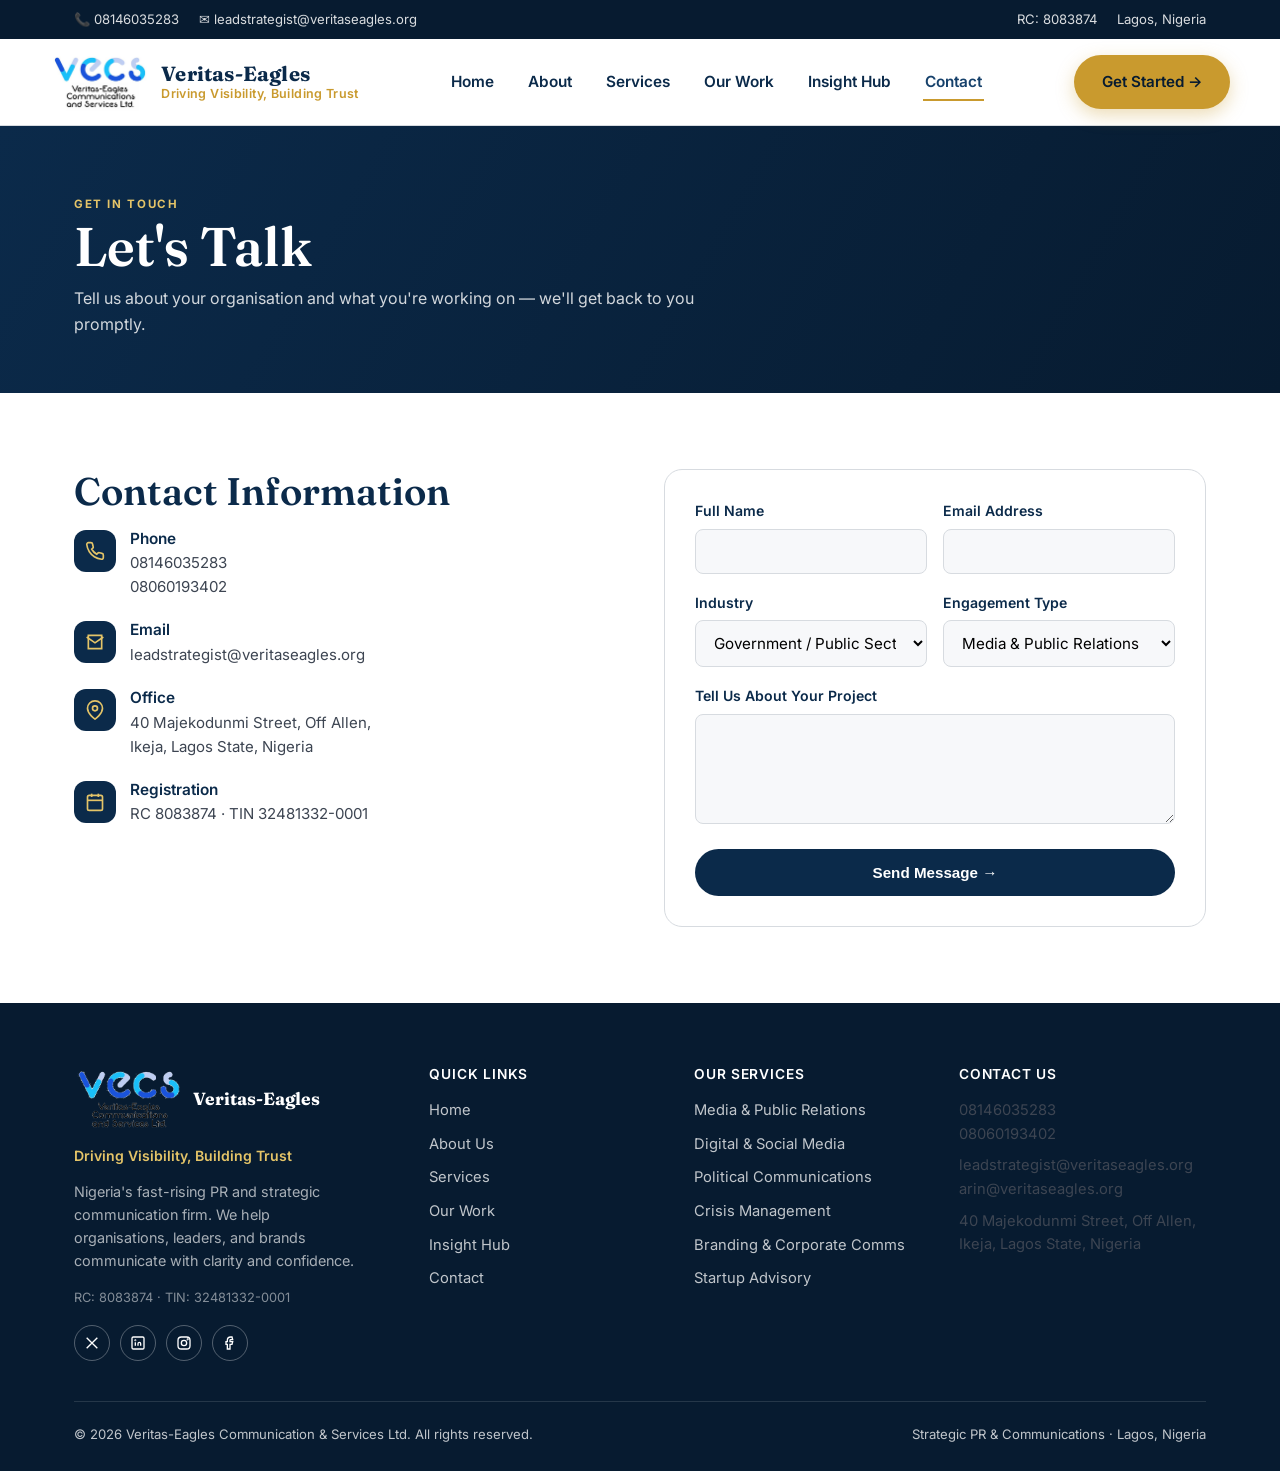
<file: contact.html>
<!DOCTYPE html>
<html lang="en">
<head>
<meta charset="UTF-8">
<meta name="viewport" content="width=device-width, initial-scale=1.0">
<title>Contact | Veritas-Eagles Communications</title>
<meta name="description" content="Get in touch with Veritas-Eagles Communications and Services Ltd — Lagos, Nigeria.">
<link rel="icon" href="images/logo.svg" type="image/svg+xml">
<link rel="preconnect" href="https://fonts.googleapis.com">
<link href="https://fonts.googleapis.com/css2?family=Fraunces:wght@500;600;700&family=Inter:wght@400;500;600;700&display=swap" rel="stylesheet">
<link rel="stylesheet" href="css/styles.css">
</head>
<body>

<div class="topbar">
  <div class="container">
    <div class="topbar-left">
      <span>&#128222; 08146035283</span>
      <span>&#9993; leadstrategist@veritaseagles.org</span>
    </div>
    <div class="topbar-right">
      <span>RC: 8083874</span>
      <span>Lagos, Nigeria</span>
    </div>
  </div>
</div>

<header class="site-header">
  <div class="container nav-row">
    <a href="index.html" class="brand">
      <img src="images/veritas-logo-header.png" alt="Veritas-Eagles Communications and Services Ltd logo">
      <span class="brand-text">
        <span class="name">Veritas-Eagles</span>
        <span class="tagline">Driving Visibility, Building Trust</span>
      </span>
    </a>
    <nav class="main-nav">
      <ul>
        <li><a href="index.html">Home</a></li>
        <li><a href="about.html">About</a></li>
        <li><a href="services.html">Services</a></li>
        <li><a href="work.html">Our Work</a></li>
        <li><a href="insight-hub.html">Insight Hub</a></li>
        <li><a href="contact.html">Contact</a></li>
      </ul>
    </nav>
    <div class="nav-actions">
      <a href="contact.html" class="btn btn--gold">Get Started &rarr;</a>
      <button class="nav-toggle" aria-label="Toggle menu"><span></span><span></span><span></span></button>
    </div>
  </div>
</header>

<section class="page-hero">
  <div class="container">
    <p class="eyebrow">Get In Touch</p>
    <h1>Let's Talk</h1>
    <p>Tell us about your organisation and what you're working on — we'll get back to you promptly.</p>
  </div>
</section>

<section class="section">
  <div class="container contact-grid">
    <div>
      <h2>Contact Information</h2>
      <div class="contact-info-item">
        <div class="ic"><svg viewBox="0 0 24 24" fill="none" stroke-width="2"><path d="M22 16.92v3a2 2 0 0 1-2.18 2 19.79 19.79 0 0 1-8.63-3.07 19.5 19.5 0 0 1-6-6 19.79 19.79 0 0 1-3.07-8.67A2 2 0 0 1 4.11 2h3a2 2 0 0 1 2 1.72c.13.96.36 1.9.68 2.81a2 2 0 0 1-.45 2.11L8.09 9.91a16 16 0 0 0 6 6l1.27-1.27a2 2 0 0 1 2.11-.45c.9.32 1.85.55 2.81.68A2 2 0 0 1 22 16.92z"/></svg></div>
        <div><h4>Phone</h4><p>08146035283<br>08060193402</p></div>
      </div>
      <div class="contact-info-item">
        <div class="ic"><svg viewBox="0 0 24 24" fill="none" stroke-width="2"><path d="M4 4h16v16H4z"/><path d="M22 6l-10 7L2 6"/></svg></div>
        <div><h4>Email</h4><p>leadstrategist@veritaseagles.org</p></div>
      </div>
      <div class="contact-info-item">
        <div class="ic"><svg viewBox="0 0 24 24" fill="none" stroke-width="2"><path d="M21 10c0 7-9 13-9 13s-9-6-9-13a9 9 0 0 1 18 0z"/><circle cx="12" cy="10" r="3"/></svg></div>
        <div><h4>Office</h4><p>40 Majekodunmi Street, Off Allen,<br>Ikeja, Lagos State, Nigeria</p></div>
      </div>
      <div class="contact-info-item">
        <div class="ic"><svg viewBox="0 0 24 24" fill="none" stroke-width="2"><rect x="3" y="4" width="18" height="18" rx="2"/><line x1="16" y1="2" x2="16" y2="6"/><line x1="8" y1="2" x2="8" y2="6"/><line x1="3" y1="10" x2="21" y2="10"/></svg></div>
        <div><h4>Registration</h4><p>RC 8083874 &middot; TIN 32481332-0001</p></div>
      </div>
    </div>

    <form class="enquiry" id="contact-form" action="https://formspree.io/f/xjgnqarb" method="POST">
      <input type="hidden" name="_subject" value="New enquiry from veritaseagles.org">
      <div id="form-status" style="display:none; padding:14px 16px; border-radius:8px; margin-bottom:18px; font-size:0.92rem;"></div>
      <div class="two-field">
        <div class="form-row">
          <label for="name">Full Name</label>
          <input type="text" id="name" name="name" required>
        </div>
        <div class="form-row">
          <label for="email">Email Address</label>
          <input type="email" id="email" name="email" required>
        </div>
      </div>
      <div class="two-field">
        <div class="form-row">
          <label for="industry">Industry</label>
          <select id="industry" name="industry">
            <option>Government / Public Sector</option>
            <option>Financial Services</option>
            <option>Oil &amp; Gas / Energy</option>
            <option>Telecommunications</option>
            <option>Healthcare</option>
            <option>Sports &amp; Entertainment</option>
            <option>Startup / Technology</option>
            <option>NGO / Foundation</option>
            <option>Other</option>
          </select>
        </div>
        <div class="form-row">
          <label for="engagement">Engagement Type</label>
          <select id="engagement" name="engagement">
            <option>Media &amp; Public Relations</option>
            <option>Branding &amp; Corporate Communication</option>
            <option>Digital &amp; Social Media Management</option>
            <option>Political Communications</option>
            <option>Crisis Management</option>
            <option>Startup Advisory</option>
            <option>Not sure yet</option>
          </select>
        </div>
      </div>
      <div class="form-row">
        <label for="message">Tell Us About Your Project</label>
        <textarea id="message" name="message" required></textarea>
      </div>
      <button type="submit" class="btn btn--navy" style="width:100%; justify-content:center;">Send Message &rarr;</button>
    </form>
  </div>
</section>

<footer class="site-footer" id="site-footer-include"></footer>

<script src="js/main.js"></script>
<script src="js/footer.js"></script>
</body>
</html>
</file>
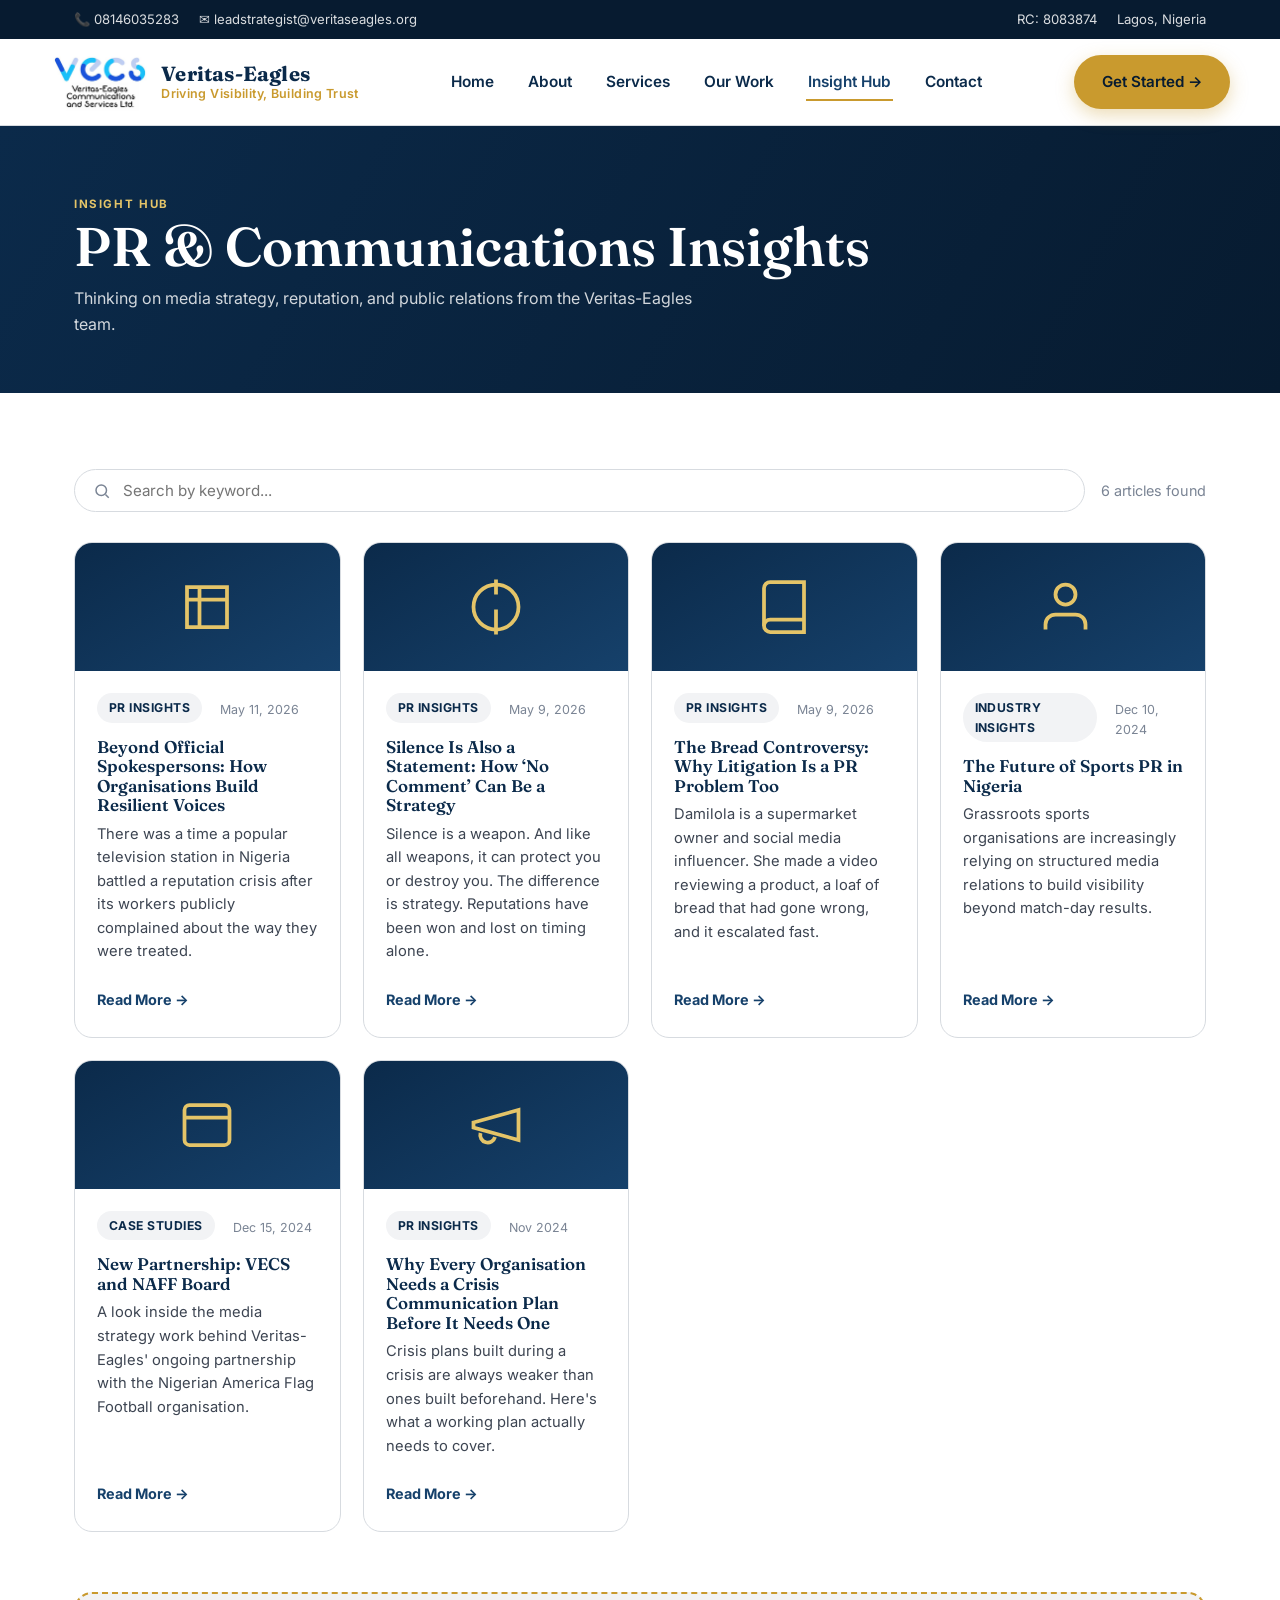
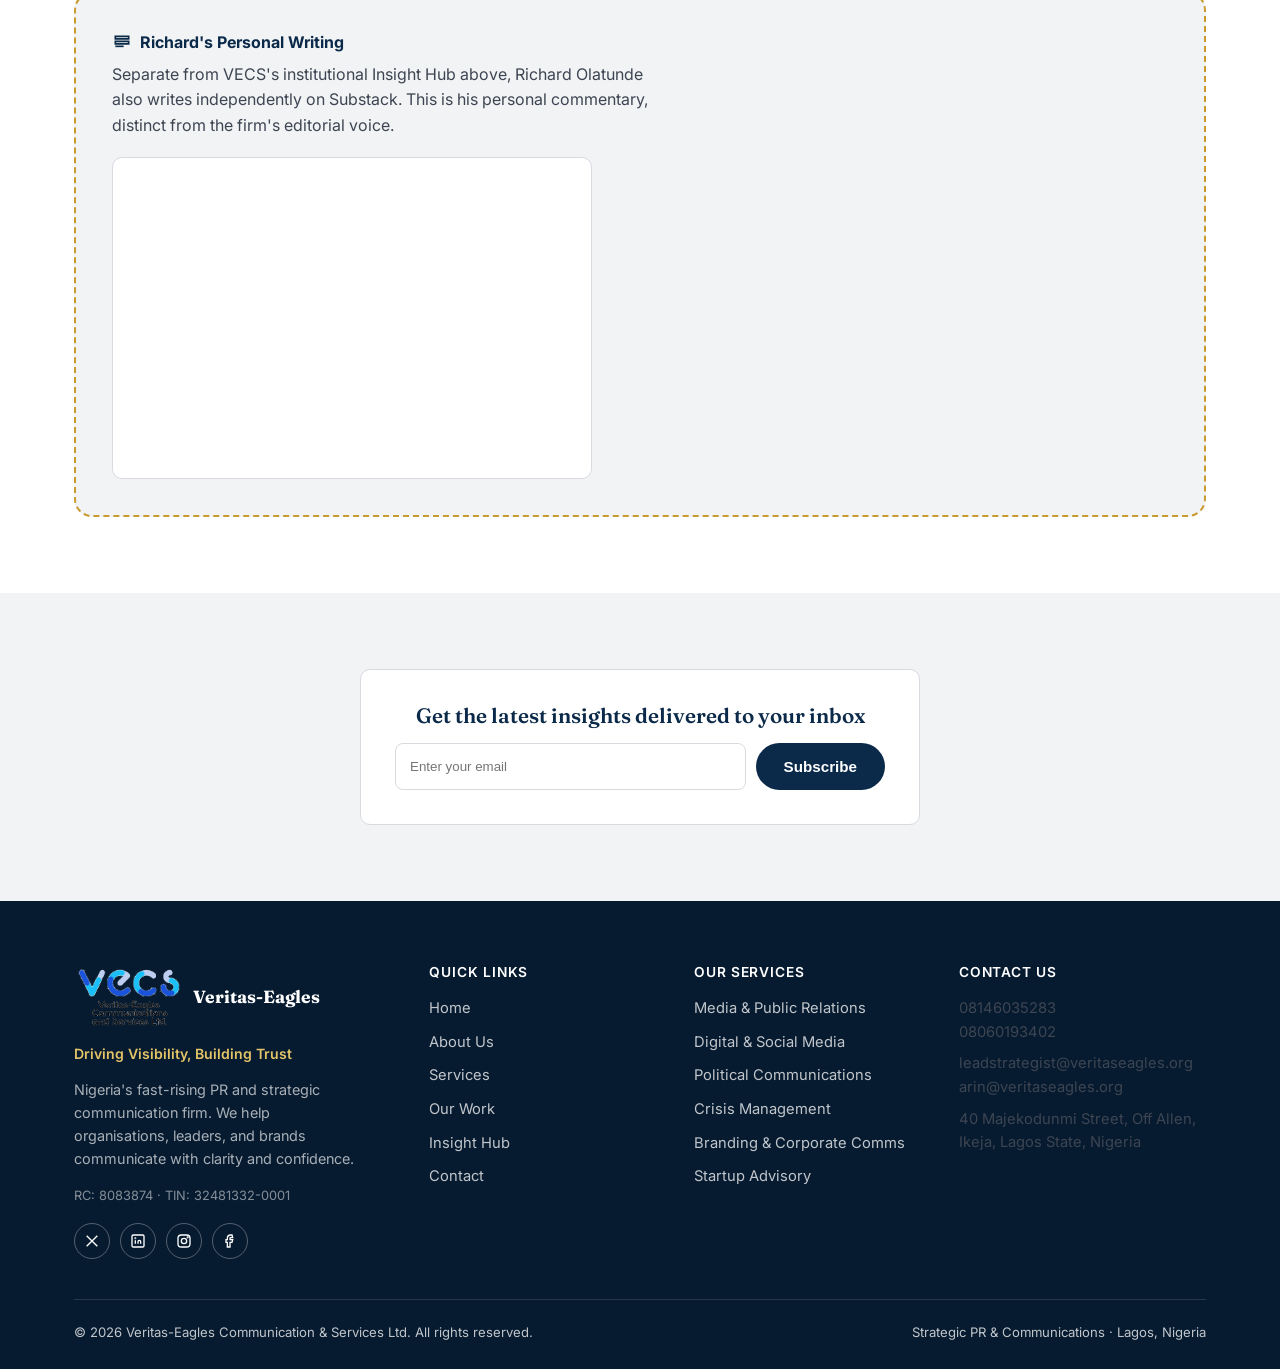
<file: insight-hub.html>
<!DOCTYPE html>
<html lang="en">
<head>
<meta charset="UTF-8">
<meta name="viewport" content="width=device-width, initial-scale=1.0">
<title>Insight Hub | Veritas-Eagles Communications</title>
<meta name="description" content="PR insights, media strategy notes, and communications thinking from the Veritas-Eagles team.">
<link rel="icon" href="images/logo.svg" type="image/svg+xml">
<link rel="preconnect" href="https://fonts.googleapis.com">
<link href="https://fonts.googleapis.com/css2?family=Fraunces:wght@500;600;700&family=Inter:wght@400;500;600;700&display=swap" rel="stylesheet">
<link rel="stylesheet" href="css/styles.css">
</head>
<body>

<div class="topbar">
  <div class="container">
    <div class="topbar-left">
      <span>&#128222; 08146035283</span>
      <span>&#9993; leadstrategist@veritaseagles.org</span>
    </div>
    <div class="topbar-right">
      <span>RC: 8083874</span>
      <span>Lagos, Nigeria</span>
    </div>
  </div>
</div>

<header class="site-header">
  <div class="container nav-row">
    <a href="index.html" class="brand">
      <img src="images/veritas-logo-header.png" alt="Veritas-Eagles Communications and Services Ltd logo">
      <span class="brand-text">
        <span class="name">Veritas-Eagles</span>
        <span class="tagline">Driving Visibility, Building Trust</span>
      </span>
    </a>
    <nav class="main-nav">
      <ul>
        <li><a href="index.html">Home</a></li>
        <li><a href="about.html">About</a></li>
        <li><a href="services.html">Services</a></li>
        <li><a href="work.html">Our Work</a></li>
        <li><a href="insight-hub.html">Insight Hub</a></li>
        <li><a href="contact.html">Contact</a></li>
      </ul>
    </nav>
    <div class="nav-actions">
      <a href="contact.html" class="btn btn--gold">Get Started &rarr;</a>
      <button class="nav-toggle" aria-label="Toggle menu"><span></span><span></span><span></span></button>
    </div>
  </div>
</header>

<section class="page-hero">
  <div class="container">
    <p class="eyebrow">Insight Hub</p>
    <h1>PR &amp; Communications Insights</h1>
    <p>Thinking on media strategy, reputation, and public relations from the Veritas-Eagles team.</p>
  </div>
</section>

<section class="section">
  <div class="container">
    <div class="insight-toolbar">
      <div class="search-box">
        <svg width="18" height="18" viewBox="0 0 24 24" fill="none" stroke="#7A8494" stroke-width="2"><circle cx="11" cy="11" r="7"/><line x1="21" y1="21" x2="16.65" y2="16.65"/></svg>
        <input type="text" placeholder="Search by keyword...">
      </div>
      <span style="font-size:0.9rem; color:var(--grey-500);">6 articles found</span>
    </div>

    <div class="card-grid">

      <div class="article-card">
        <div class="article-thumb"><svg viewBox="0 0 24 24" fill="none" stroke-width="1.5"><path d="M4 4h16v16H4z"/><path d="M4 9h16"/><path d="M9 4v16"/></svg></div>
        <div class="article-body">
          <div class="article-meta"><span class="tag">PR Insights</span><span>May 11, 2026</span></div>
          <h3>Beyond Official Spokespersons: How Organisations Build Resilient Voices</h3>
          <p>There was a time a popular television station in Nigeria battled a reputation crisis after its workers publicly complained about the way they were treated.</p>
          <a href="#" class="read-more">Read More &rarr;</a>
        </div>
      </div>

      <div class="article-card">
        <div class="article-thumb"><svg viewBox="0 0 24 24" fill="none" stroke-width="1.5"><path d="M12 1v6m0 6v10"/><circle cx="12" cy="12" r="9"/></svg></div>
        <div class="article-body">
          <div class="article-meta"><span class="tag">PR Insights</span><span>May 9, 2026</span></div>
          <h3>Silence Is Also a Statement: How &lsquo;No Comment&rsquo; Can Be a Strategy</h3>
          <p>Silence is a weapon. And like all weapons, it can protect you or destroy you. The difference is strategy. Reputations have been won and lost on timing alone.</p>
          <a href="#" class="read-more">Read More &rarr;</a>
        </div>
      </div>

      <div class="article-card">
        <div class="article-thumb"><svg viewBox="0 0 24 24" fill="none" stroke-width="1.5"><path d="M4 19.5A2.5 2.5 0 0 1 6.5 17H20"/><path d="M6.5 2H20v20H6.5A2.5 2.5 0 0 1 4 19.5v-15A2.5 2.5 0 0 1 6.5 2z"/></svg></div>
        <div class="article-body">
          <div class="article-meta"><span class="tag">PR Insights</span><span>May 9, 2026</span></div>
          <h3>The Bread Controversy: Why Litigation Is a PR Problem Too</h3>
          <p>Damilola is a supermarket owner and social media influencer. She made a video reviewing a product, a loaf of bread that had gone wrong, and it escalated fast.</p>
          <a href="#" class="read-more">Read More &rarr;</a>
        </div>
      </div>

      <div class="article-card">
        <div class="article-thumb"><svg viewBox="0 0 24 24" fill="none" stroke-width="1.5"><path d="M17 21v-2a4 4 0 0 0-4-4H5a4 4 0 0 0-4 4v2"/><circle cx="9" cy="7" r="4"/></svg></div>
        <div class="article-body">
          <div class="article-meta"><span class="tag">Industry Insights</span><span>Dec 10, 2024</span></div>
          <h3>The Future of Sports PR in Nigeria</h3>
          <p>Grassroots sports organisations are increasingly relying on structured media relations to build visibility beyond match-day results.</p>
          <a href="#" class="read-more">Read More &rarr;</a>
        </div>
      </div>

      <div class="article-card">
        <div class="article-thumb"><svg viewBox="0 0 24 24" fill="none" stroke-width="1.5"><rect x="3" y="4" width="18" height="16" rx="2"/><path d="M3 9h18"/></svg></div>
        <div class="article-body">
          <div class="article-meta"><span class="tag">Case Studies</span><span>Dec 15, 2024</span></div>
          <h3>New Partnership: VECS and NAFF Board</h3>
          <p>A look inside the media strategy work behind Veritas-Eagles' ongoing partnership with the Nigerian America Flag Football organisation.</p>
          <a href="#" class="read-more">Read More &rarr;</a>
        </div>
      </div>

      <div class="article-card">
        <div class="article-thumb"><svg viewBox="0 0 24 24" fill="none" stroke-width="1.5"><path d="M3 11l18-5v12L3 13v-2z"/><path d="M11.6 16.8a3 3 0 1 1-5.8-1.6"/></svg></div>
        <div class="article-body">
          <div class="article-meta"><span class="tag">PR Insights</span><span>Nov 2024</span></div>
          <h3>Why Every Organisation Needs a Crisis Communication Plan Before It Needs One</h3>
          <p>Crisis plans built during a crisis are always weaker than ones built beforehand. Here's what a working plan actually needs to cover.</p>
          <a href="#" class="read-more">Read More &rarr;</a>
        </div>
      </div>

    </div>

    <div class="substack-block">
      <span class="label">
        <svg width="20" height="20" viewBox="0 0 24 24" fill="none" stroke="#0B2A4A" stroke-width="2"><path d="M4 4h16v3H4z"/><path d="M4 10h16v3H4z"/><path d="M4 16h10"/></svg>
        Richard's Personal Writing
      </span>
      <p class="note">Separate from VECS's institutional Insight Hub above, Richard Olatunde also writes independently on Substack. This is his personal commentary, distinct from the firm's editorial voice.</p>
      <div class="substack-embed-wrap">
        <iframe src="https://richardolatunde1.substack.com/embed" width="100%" height="320" frameborder="0" scrolling="no" title="Richard Olatunde on Substack"></iframe>
      </div>
    </div>
  </div>
</section>

<section class="section section--grey">
  <div class="container">
    <div class="stat-card" style="max-width:560px; margin:0 auto; text-align:center; padding:34px;">
      <h3 style="margin-bottom:8px;">Get the latest insights delivered to your inbox</h3>
      <form style="display:flex; gap:10px; margin-top:16px; flex-wrap:wrap;" onsubmit="event.preventDefault(); alert('Thanks for subscribing.');">
        <input type="email" required placeholder="Enter your email" style="flex:1; min-width:200px; padding:12px 14px; border-radius:8px; border:1px solid var(--grey-300);">
        <button type="submit" class="btn btn--navy">Subscribe</button>
      </form>
    </div>
  </div>
</section>

<footer class="site-footer" id="site-footer-include"></footer>

<script src="js/main.js"></script>
<script src="js/footer.js"></script>
</body>
</html>
</file>
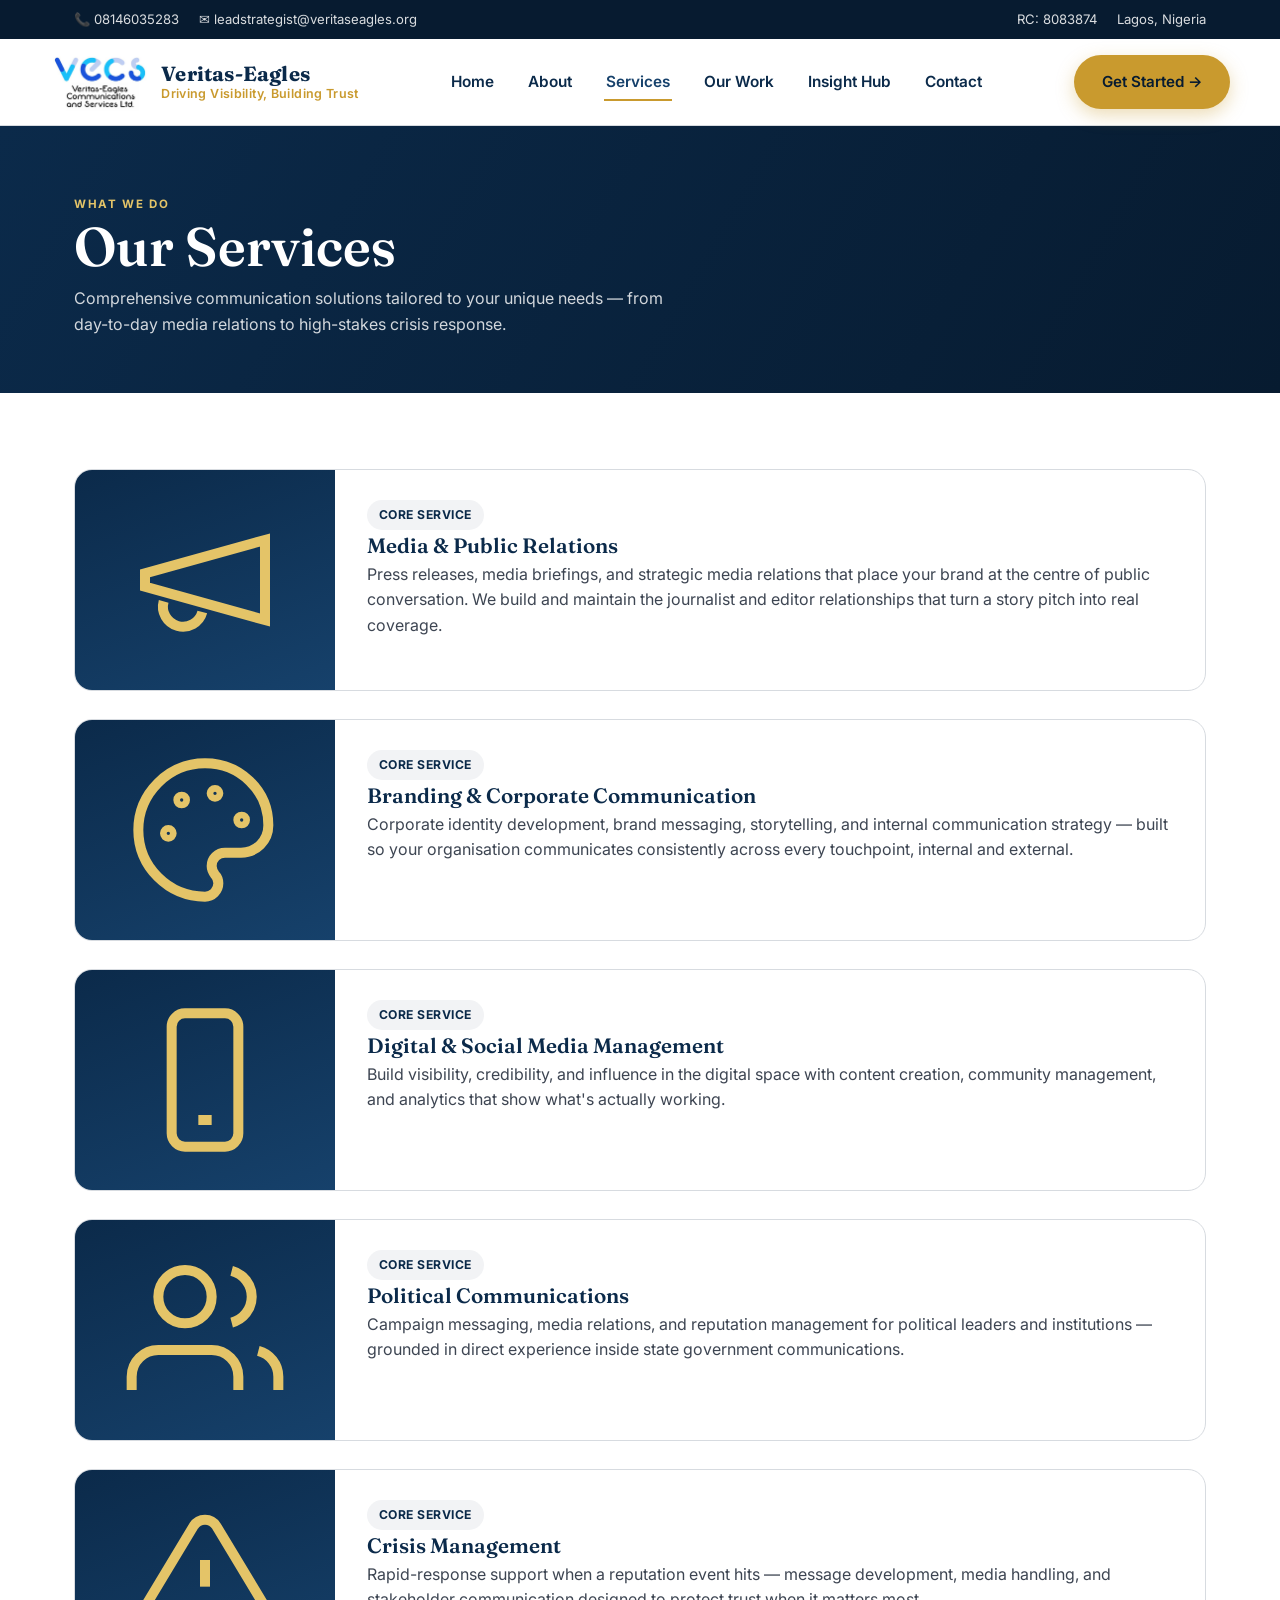
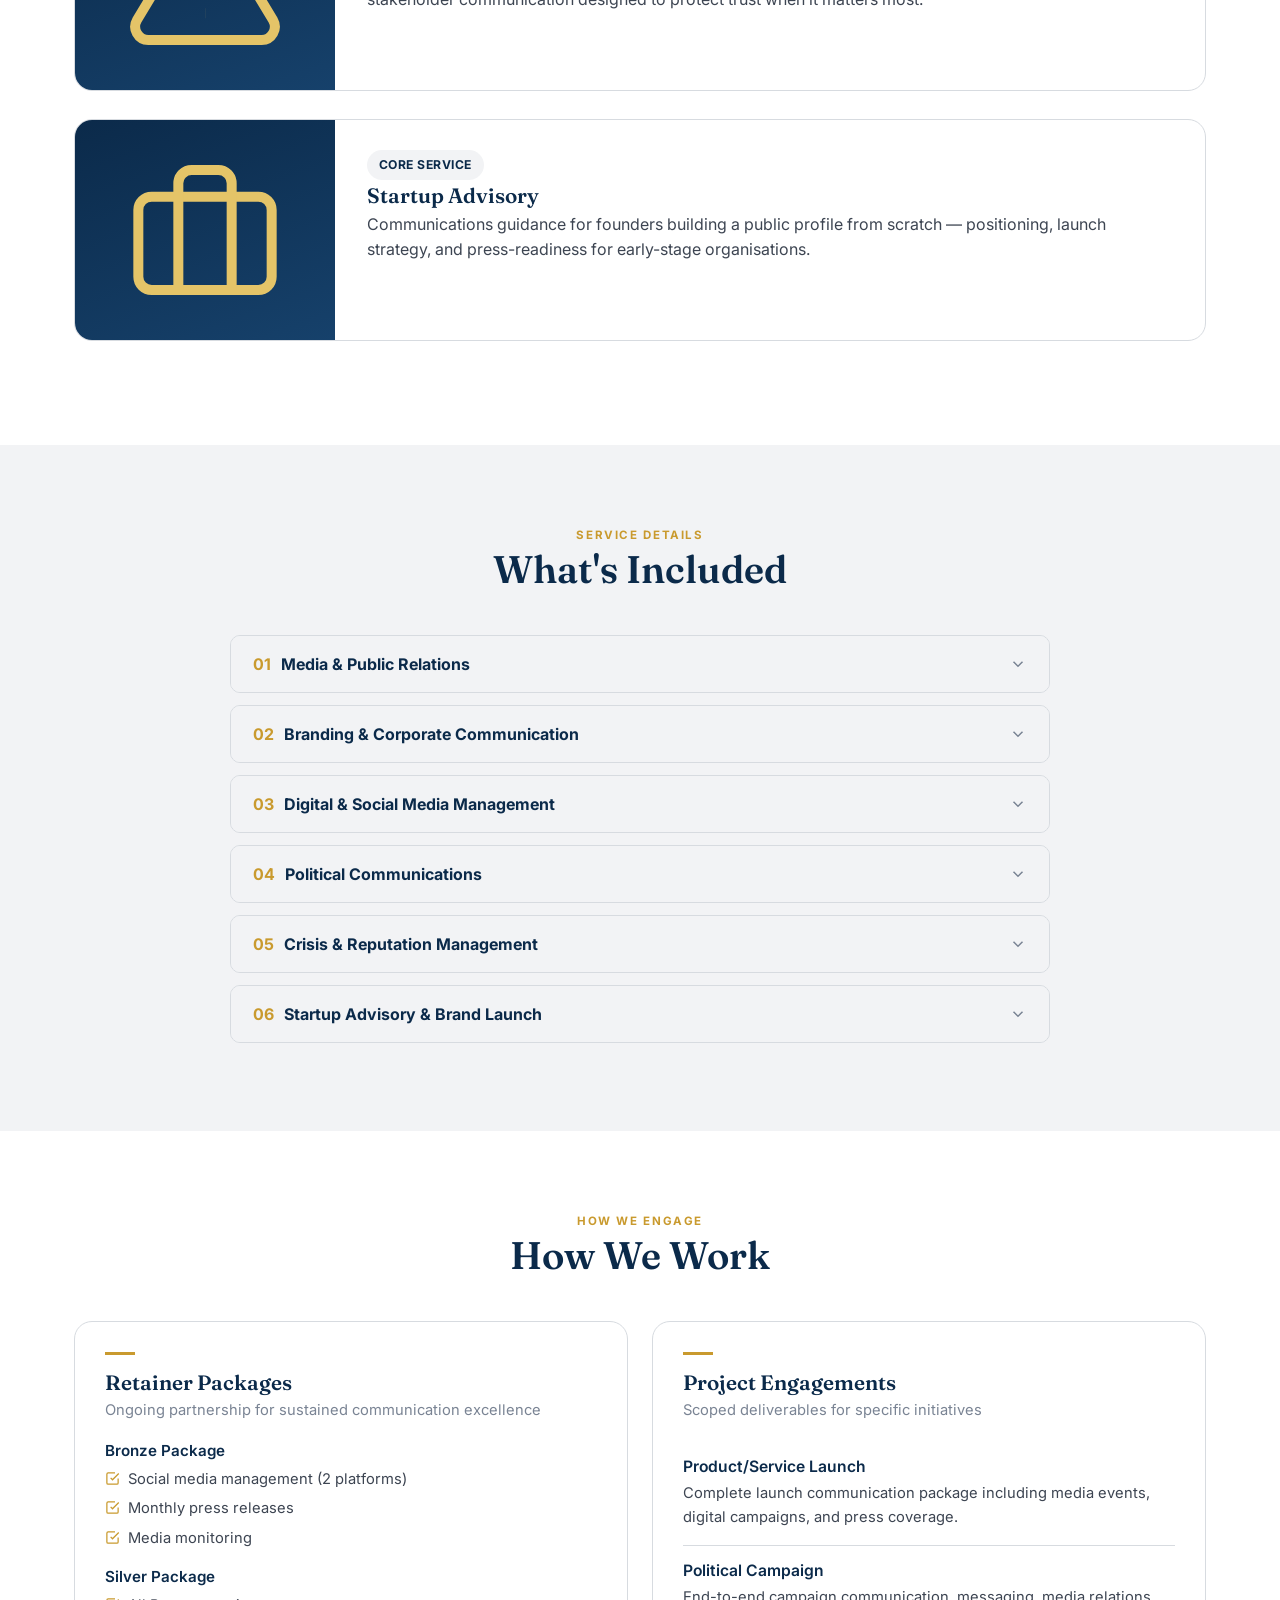
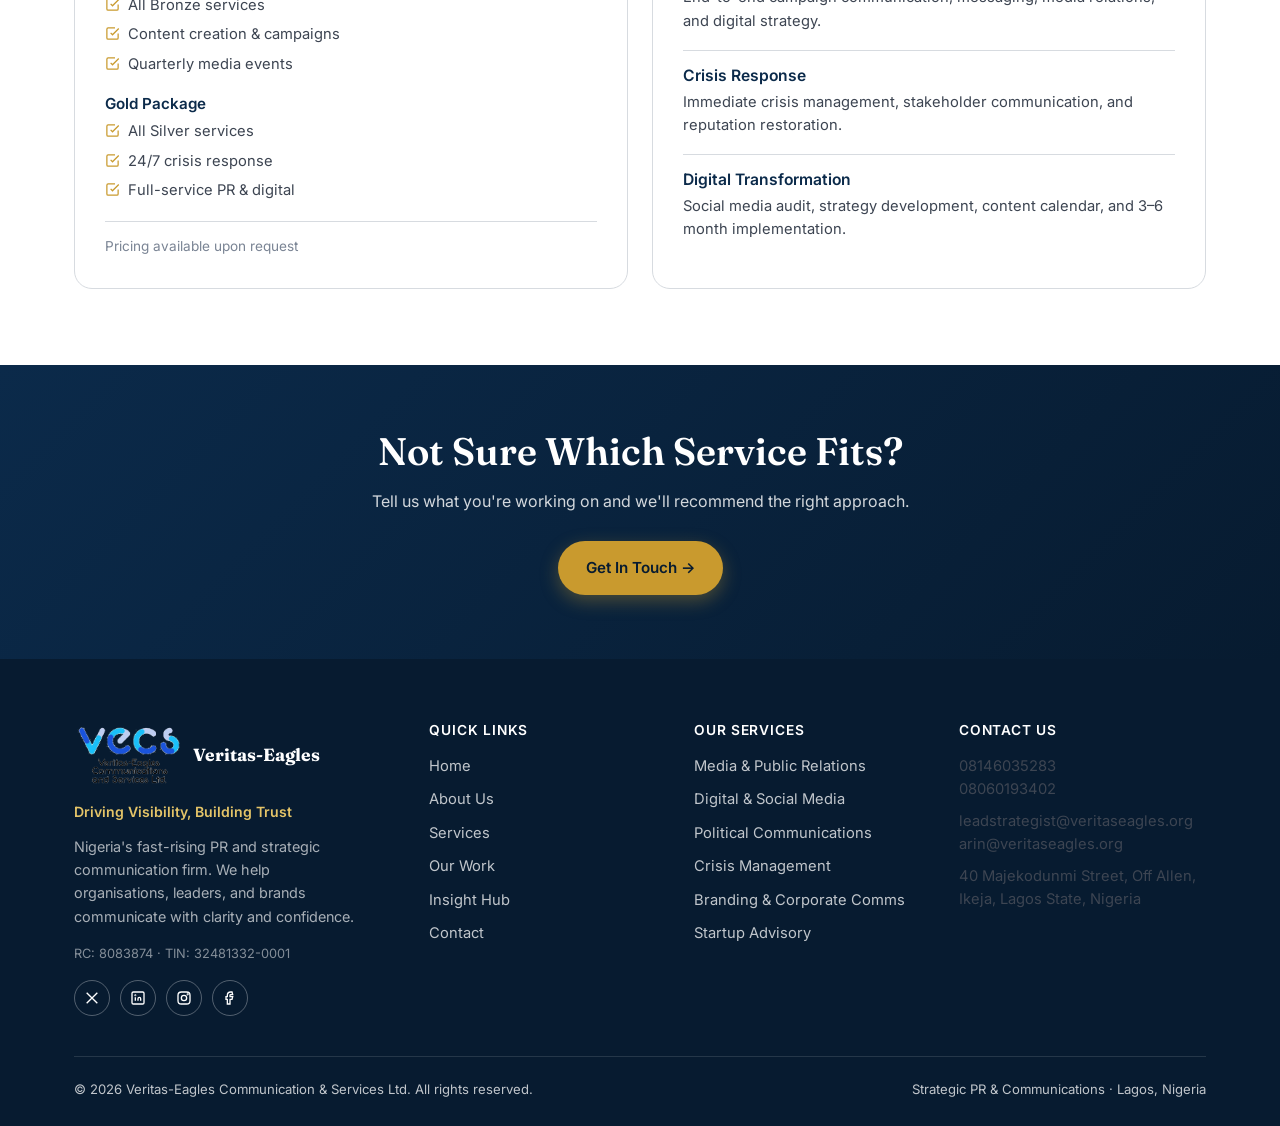
<file: services.html>
<!DOCTYPE html>
<html lang="en">
<head>
<meta charset="UTF-8">
<meta name="viewport" content="width=device-width, initial-scale=1.0">
<title>Services | Veritas-Eagles Communications</title>
<meta name="description" content="Media & Public Relations, Branding & Corporate Communication, Digital & Social Media Management, Political Communications, Crisis Management, and Startup Advisory.">
<link rel="icon" href="images/logo.svg" type="image/svg+xml">
<link rel="preconnect" href="https://fonts.googleapis.com">
<link href="https://fonts.googleapis.com/css2?family=Fraunces:wght@500;600;700&family=Inter:wght@400;500;600;700&display=swap" rel="stylesheet">
<link rel="stylesheet" href="css/styles.css">
</head>
<body>

<div class="topbar">
  <div class="container">
    <div class="topbar-left">
      <span>&#128222; 08146035283</span>
      <span>&#9993; leadstrategist@veritaseagles.org</span>
    </div>
    <div class="topbar-right">
      <span>RC: 8083874</span>
      <span>Lagos, Nigeria</span>
    </div>
  </div>
</div>

<header class="site-header">
  <div class="container nav-row">
    <a href="index.html" class="brand">
      <img src="images/veritas-logo-header.png" alt="Veritas-Eagles Communications and Services Ltd logo">
      <span class="brand-text">
        <span class="name">Veritas-Eagles</span>
        <span class="tagline">Driving Visibility, Building Trust</span>
      </span>
    </a>
    <nav class="main-nav">
      <ul>
        <li><a href="index.html">Home</a></li>
        <li><a href="about.html">About</a></li>
        <li><a href="services.html">Services</a></li>
        <li><a href="work.html">Our Work</a></li>
        <li><a href="insight-hub.html">Insight Hub</a></li>
        <li><a href="contact.html">Contact</a></li>
      </ul>
    </nav>
    <div class="nav-actions">
      <a href="contact.html" class="btn btn--gold">Get Started &rarr;</a>
      <button class="nav-toggle" aria-label="Toggle menu"><span></span><span></span><span></span></button>
    </div>
  </div>
</header>

<section class="page-hero">
  <div class="container">
    <p class="eyebrow">What We Do</p>
    <h1>Our Services</h1>
    <p>Comprehensive communication solutions tailored to your unique needs — from day-to-day media relations to high-stakes crisis response.</p>
  </div>
</section>

<section class="section">
  <div class="container">

    <div id="media-pr" class="case-study">
      <div class="case-study-media">
        <svg viewBox="0 0 24 24" fill="none" stroke="#E4C468" stroke-width="1.5"><path d="M3 11l18-5v12L3 13v-2z"/><path d="M11.6 16.8a3 3 0 1 1-5.8-1.6"/></svg>
      </div>
      <div class="case-study-body">
        <span class="tag">Core Service</span>
        <h3>Media &amp; Public Relations</h3>
        <p>Press releases, media briefings, and strategic media relations that place your brand at the centre of public conversation. We build and maintain the journalist and editor relationships that turn a story pitch into real coverage.</p>
      </div>
    </div>

    <div id="branding" class="case-study">
      <div class="case-study-media">
        <svg viewBox="0 0 24 24" fill="none" stroke="#E4C468" stroke-width="1.5"><circle cx="13.5" cy="6.5" r="0.5"/><circle cx="17.5" cy="10.5" r="0.5"/><circle cx="8.5" cy="7.5" r="0.5"/><circle cx="6.5" cy="12.5" r="0.5"/><path d="M12 2C6.5 2 2 6.5 2 12s4.5 10 10 10c1.1 0 2-.9 2-2 0-.5-.2-1-.5-1.3-.3-.4-.5-.8-.5-1.3 0-1.1.9-2 2-2h2.4c2.3 0 4.1-1.8 4.1-4.1C21.5 6 17.2 2 12 2z"/></svg>
      </div>
      <div class="case-study-body">
        <span class="tag">Core Service</span>
        <h3>Branding &amp; Corporate Communication</h3>
        <p>Corporate identity development, brand messaging, storytelling, and internal communication strategy — built so your organisation communicates consistently across every touchpoint, internal and external.</p>
      </div>
    </div>

    <div id="digital" class="case-study">
      <div class="case-study-media">
        <svg viewBox="0 0 24 24" fill="none" stroke="#E4C468" stroke-width="1.5"><rect x="7" y="2" width="10" height="20" rx="2"/><line x1="11" y1="18" x2="13" y2="18"/></svg>
      </div>
      <div class="case-study-body">
        <span class="tag">Core Service</span>
        <h3>Digital &amp; Social Media Management</h3>
        <p>Build visibility, credibility, and influence in the digital space with content creation, community management, and analytics that show what's actually working.</p>
      </div>
    </div>

    <div id="political" class="case-study">
      <div class="case-study-media">
        <svg viewBox="0 0 24 24" fill="none" stroke="#E4C468" stroke-width="1.5"><path d="M17 21v-2a4 4 0 0 0-4-4H5a4 4 0 0 0-4 4v2"/><circle cx="9" cy="7" r="4"/><path d="M23 21v-2a4 4 0 0 0-3-3.87"/><path d="M16 3.13a4 4 0 0 1 0 7.75"/></svg>
      </div>
      <div class="case-study-body">
        <span class="tag">Core Service</span>
        <h3>Political Communications</h3>
        <p>Campaign messaging, media relations, and reputation management for political leaders and institutions — grounded in direct experience inside state government communications.</p>
      </div>
    </div>

    <div id="crisis" class="case-study">
      <div class="case-study-media">
        <svg viewBox="0 0 24 24" fill="none" stroke="#E4C468" stroke-width="1.5"><path d="M12 9v4"/><path d="M12 17h.01"/><path d="M10.3 3.9L1.8 18a2 2 0 0 0 1.7 3h17a2 2 0 0 0 1.7-3L13.7 3.9a2 2 0 0 0-3.4 0z"/></svg>
      </div>
      <div class="case-study-body">
        <span class="tag">Core Service</span>
        <h3>Crisis Management</h3>
        <p>Rapid-response support when a reputation event hits — message development, media handling, and stakeholder communication designed to protect trust when it matters most.</p>
      </div>
    </div>

    <div id="startup" class="case-study">
      <div class="case-study-media">
        <svg viewBox="0 0 24 24" fill="none" stroke="#E4C468" stroke-width="1.5"><rect x="2" y="7" width="20" height="14" rx="2"/><path d="M16 21V5a2 2 0 0 0-2-2h-4a2 2 0 0 0-2 2v16"/></svg>
      </div>
      <div class="case-study-body">
        <span class="tag">Core Service</span>
        <h3>Startup Advisory</h3>
        <p>Communications guidance for founders building a public profile from scratch — positioning, launch strategy, and press-readiness for early-stage organisations.</p>
      </div>
    </div>

  </div>
</section>

<section class="section section--grey">
  <div class="container">
    <div class="section-head">
      <p class="eyebrow">Service Details</p>
      <h2>What's Included</h2>
    </div>
    <div style="max-width:820px; margin:0 auto;">
      <div class="accordion-item">
        <button class="accordion-trigger"><span><span class="num">01</span>Media &amp; Public Relations</span><svg width="18" height="18" viewBox="0 0 24 24" fill="none" stroke-width="2"><path d="M6 9l6 6 6-6"/></svg></button>
        <div class="accordion-panel"><div class="accordion-panel-inner">Press release drafting and distribution, media briefings, journalist relationship management, executive media training, and ongoing media monitoring.</div></div>
      </div>
      <div class="accordion-item">
        <button class="accordion-trigger"><span><span class="num">02</span>Branding &amp; Corporate Communication</span><svg width="18" height="18" viewBox="0 0 24 24" fill="none" stroke-width="2"><path d="M6 9l6 6 6-6"/></svg></button>
        <div class="accordion-panel"><div class="accordion-panel-inner">Corporate identity development, brand messaging frameworks, executive speechwriting, and internal communication strategy.</div></div>
      </div>
      <div class="accordion-item">
        <button class="accordion-trigger"><span><span class="num">03</span>Digital &amp; Social Media Management</span><svg width="18" height="18" viewBox="0 0 24 24" fill="none" stroke-width="2"><path d="M6 9l6 6 6-6"/></svg></button>
        <div class="accordion-panel"><div class="accordion-panel-inner">End-to-end digital strategy, content creation and scheduling, community management, and analytics reporting across platforms.</div></div>
      </div>
      <div class="accordion-item">
        <button class="accordion-trigger"><span><span class="num">04</span>Political Communications</span><svg width="18" height="18" viewBox="0 0 24 24" fill="none" stroke-width="2"><path d="M6 9l6 6 6-6"/></svg></button>
        <div class="accordion-panel"><div class="accordion-panel-inner">Integrated communication systems for political office holders, campaigns, and public officials &mdash; messaging, constituency engagement, and crisis mitigation.</div></div>
      </div>
      <div class="accordion-item">
        <button class="accordion-trigger"><span><span class="num">05</span>Crisis &amp; Reputation Management</span><svg width="18" height="18" viewBox="0 0 24 24" fill="none" stroke-width="2"><path d="M6 9l6 6 6-6"/></svg></button>
        <div class="accordion-panel"><div class="accordion-panel-inner">24/7 rapid response to protect and restore reputation during critical incidents &mdash; monitoring, stakeholder briefings, and post-crisis restoration.</div></div>
      </div>
      <div class="accordion-item">
        <button class="accordion-trigger"><span><span class="num">06</span>Startup Advisory &amp; Brand Launch</span><svg width="18" height="18" viewBox="0 0 24 24" fill="none" stroke-width="2"><path d="M6 9l6 6 6-6"/></svg></button>
        <div class="accordion-panel"><div class="accordion-panel-inner">Market-entry communication for new brands &mdash; launch strategy, positioning, media events, and go-to-market digital rollout.</div></div>
      </div>
    </div>
  </div>
</section>

<section class="section">
  <div class="container">
    <div class="section-head">
      <p class="eyebrow">How We Engage</p>
      <h2>How We Work</h2>
    </div>
    <div class="package-grid">
      <div class="package-card">
        <div class="accent-bar"></div>
        <h3>Retainer Packages</h3>
        <p>Ongoing partnership for sustained communication excellence</p>
        <div class="package-tier">
          <h4>Bronze Package</h4>
          <ul>
            <li><svg viewBox="0 0 24 24" fill="none" stroke-width="2"><path d="M9 11l3 3L22 4"/><path d="M21 12v7a2 2 0 0 1-2 2H5a2 2 0 0 1-2-2V5a2 2 0 0 1 2-2h11"/></svg>Social media management (2 platforms)</li>
            <li><svg viewBox="0 0 24 24" fill="none" stroke-width="2"><path d="M9 11l3 3L22 4"/><path d="M21 12v7a2 2 0 0 1-2 2H5a2 2 0 0 1-2-2V5a2 2 0 0 1 2-2h11"/></svg>Monthly press releases</li>
            <li><svg viewBox="0 0 24 24" fill="none" stroke-width="2"><path d="M9 11l3 3L22 4"/><path d="M21 12v7a2 2 0 0 1-2 2H5a2 2 0 0 1-2-2V5a2 2 0 0 1 2-2h11"/></svg>Media monitoring</li>
          </ul>
        </div>
        <div class="package-tier">
          <h4>Silver Package</h4>
          <ul>
            <li><svg viewBox="0 0 24 24" fill="none" stroke-width="2"><path d="M9 11l3 3L22 4"/><path d="M21 12v7a2 2 0 0 1-2 2H5a2 2 0 0 1-2-2V5a2 2 0 0 1 2-2h11"/></svg>All Bronze services</li>
            <li><svg viewBox="0 0 24 24" fill="none" stroke-width="2"><path d="M9 11l3 3L22 4"/><path d="M21 12v7a2 2 0 0 1-2 2H5a2 2 0 0 1-2-2V5a2 2 0 0 1 2-2h11"/></svg>Content creation &amp; campaigns</li>
            <li><svg viewBox="0 0 24 24" fill="none" stroke-width="2"><path d="M9 11l3 3L22 4"/><path d="M21 12v7a2 2 0 0 1-2 2H5a2 2 0 0 1-2-2V5a2 2 0 0 1 2-2h11"/></svg>Quarterly media events</li>
          </ul>
        </div>
        <div class="package-tier">
          <h4>Gold Package</h4>
          <ul>
            <li><svg viewBox="0 0 24 24" fill="none" stroke-width="2"><path d="M9 11l3 3L22 4"/><path d="M21 12v7a2 2 0 0 1-2 2H5a2 2 0 0 1-2-2V5a2 2 0 0 1 2-2h11"/></svg>All Silver services</li>
            <li><svg viewBox="0 0 24 24" fill="none" stroke-width="2"><path d="M9 11l3 3L22 4"/><path d="M21 12v7a2 2 0 0 1-2 2H5a2 2 0 0 1-2-2V5a2 2 0 0 1 2-2h11"/></svg>24/7 crisis response</li>
            <li><svg viewBox="0 0 24 24" fill="none" stroke-width="2"><path d="M9 11l3 3L22 4"/><path d="M21 12v7a2 2 0 0 1-2 2H5a2 2 0 0 1-2-2V5a2 2 0 0 1 2-2h11"/></svg>Full-service PR &amp; digital</li>
          </ul>
        </div>
        <div class="package-note">Pricing available upon request</div>
      </div>
      <div class="package-card">
        <div class="accent-bar"></div>
        <h3>Project Engagements</h3>
        <p>Scoped deliverables for specific initiatives</p>
        <div class="engagement-item">
          <h4>Product/Service Launch</h4>
          <p>Complete launch communication package including media events, digital campaigns, and press coverage.</p>
        </div>
        <div class="engagement-item">
          <h4>Political Campaign</h4>
          <p>End-to-end campaign communication, messaging, media relations, and digital strategy.</p>
        </div>
        <div class="engagement-item">
          <h4>Crisis Response</h4>
          <p>Immediate crisis management, stakeholder communication, and reputation restoration.</p>
        </div>
        <div class="engagement-item">
          <h4>Digital Transformation</h4>
          <p>Social media audit, strategy development, content calendar, and 3&ndash;6 month implementation.</p>
        </div>
      </div>
    </div>
  </div>
</section>

<section class="section section--navy cta-band">
  <div class="container">
    <h2>Not Sure Which Service Fits?</h2>
    <p>Tell us what you're working on and we'll recommend the right approach.</p>
    <a href="contact.html" class="btn btn--gold">Get In Touch &rarr;</a>
  </div>
</section>

<footer class="site-footer" id="site-footer-include"></footer>

<script src="js/main.js"></script>
<script src="js/footer.js"></script>
</body>
</html>
</file>
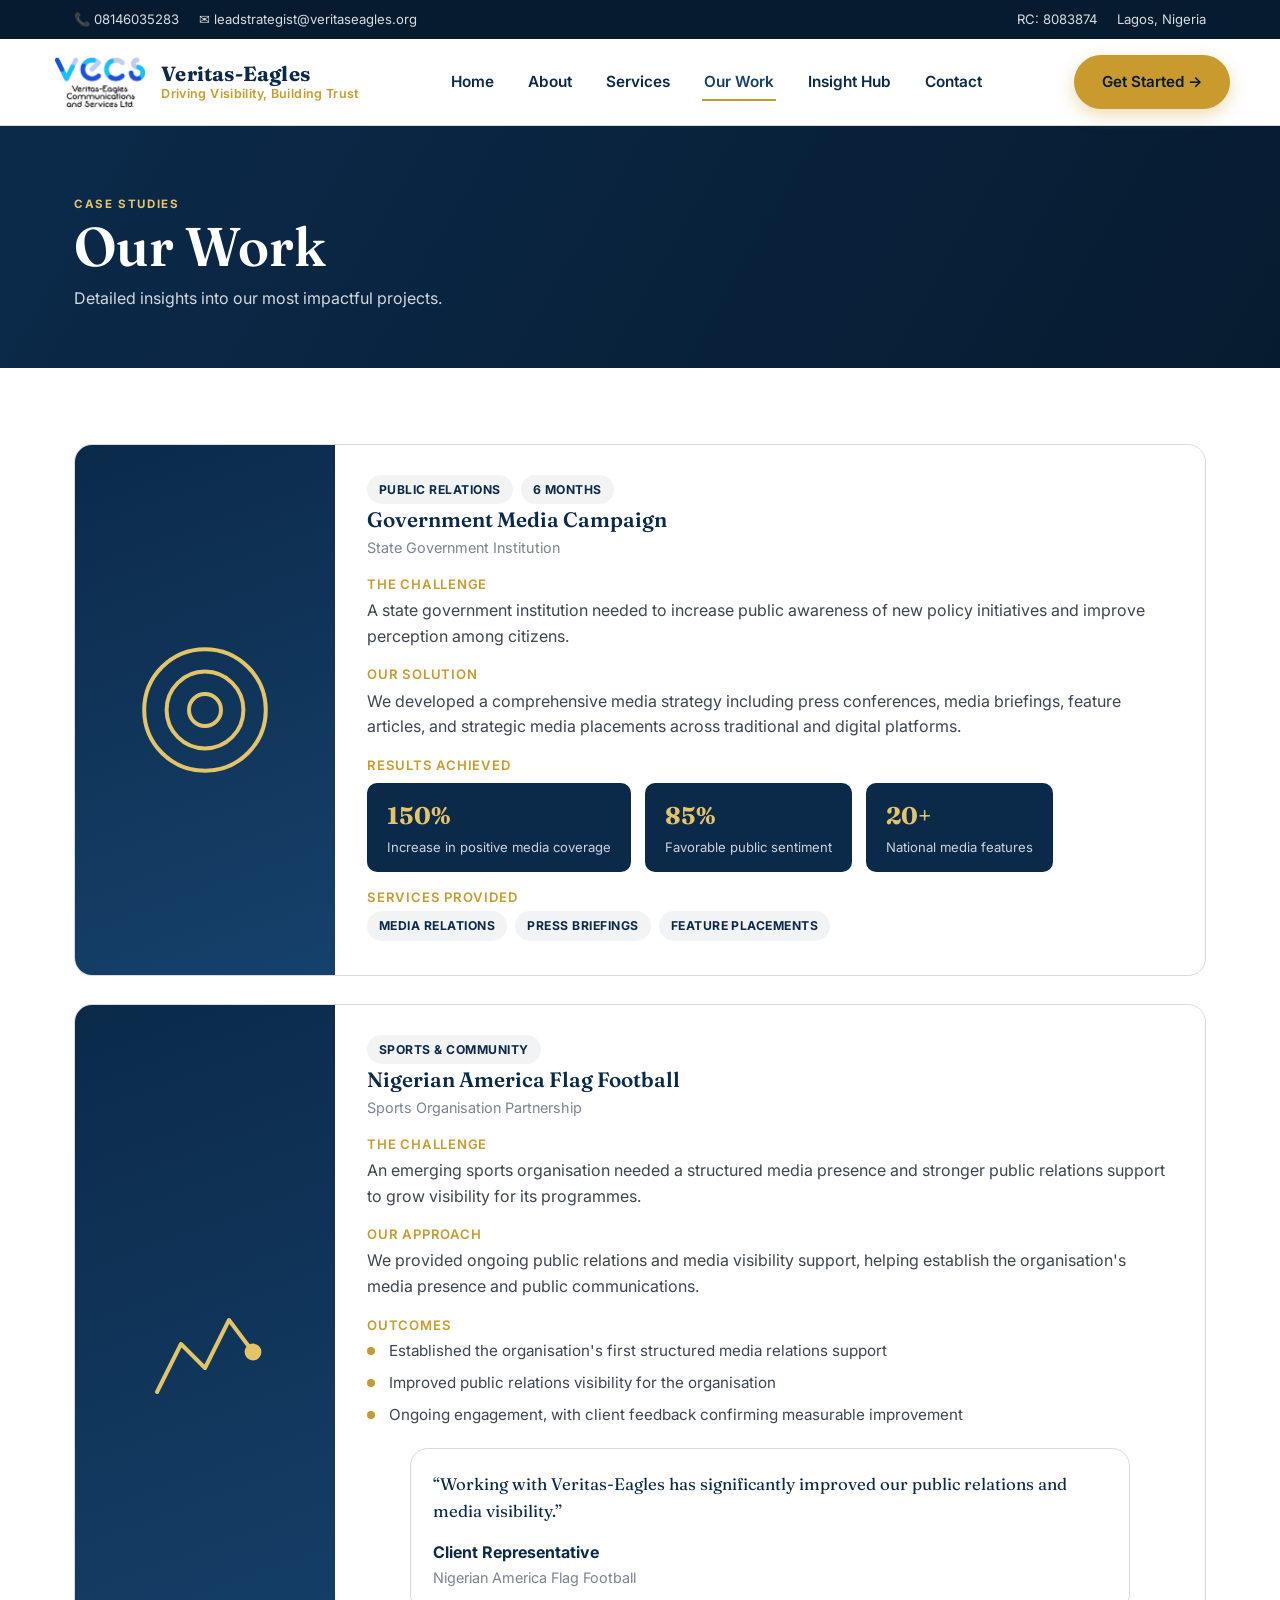
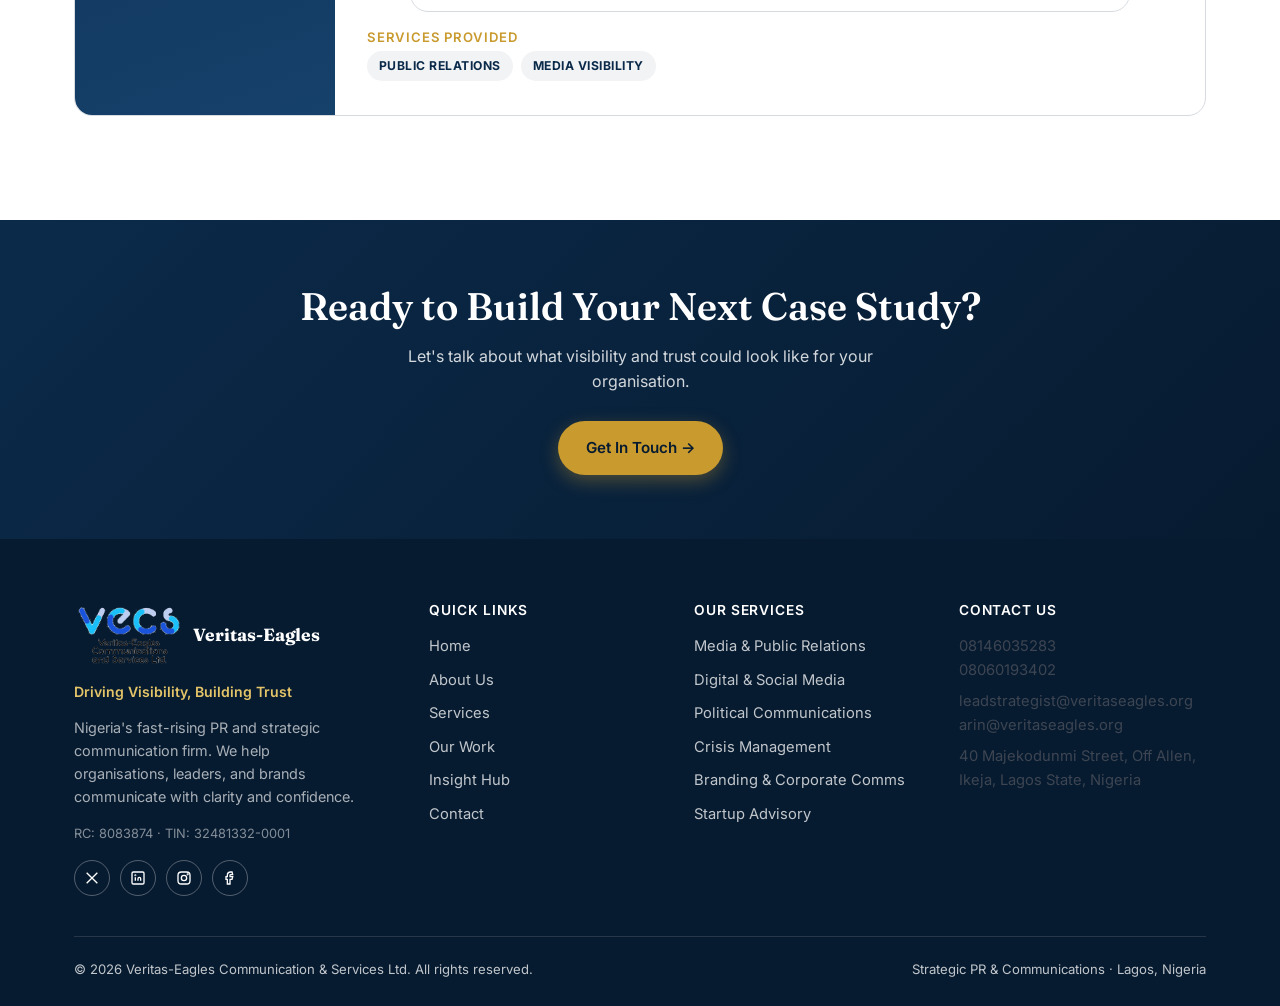
<file: work.html>
<!DOCTYPE html>
<html lang="en">
<head>
<meta charset="UTF-8">
<meta name="viewport" content="width=device-width, initial-scale=1.0">
<title>Our Work | Veritas-Eagles Communications</title>
<meta name="description" content="Case studies from Veritas-Eagles Communications — real engagements, real outcomes.">
<link rel="icon" href="images/logo.svg" type="image/svg+xml">
<link rel="preconnect" href="https://fonts.googleapis.com">
<link href="https://fonts.googleapis.com/css2?family=Fraunces:wght@500;600;700&family=Inter:wght@400;500;600;700&display=swap" rel="stylesheet">
<link rel="stylesheet" href="css/styles.css">
</head>
<body>

<div class="topbar">
  <div class="container">
    <div class="topbar-left">
      <span>&#128222; 08146035283</span>
      <span>&#9993; leadstrategist@veritaseagles.org</span>
    </div>
    <div class="topbar-right">
      <span>RC: 8083874</span>
      <span>Lagos, Nigeria</span>
    </div>
  </div>
</div>

<header class="site-header">
  <div class="container nav-row">
    <a href="index.html" class="brand">
      <img src="images/veritas-logo-header.png" alt="Veritas-Eagles Communications and Services Ltd logo">
      <span class="brand-text">
        <span class="name">Veritas-Eagles</span>
        <span class="tagline">Driving Visibility, Building Trust</span>
      </span>
    </a>
    <nav class="main-nav">
      <ul>
        <li><a href="index.html">Home</a></li>
        <li><a href="about.html">About</a></li>
        <li><a href="services.html">Services</a></li>
        <li><a href="work.html">Our Work</a></li>
        <li><a href="insight-hub.html">Insight Hub</a></li>
        <li><a href="contact.html">Contact</a></li>
      </ul>
    </nav>
    <div class="nav-actions">
      <a href="contact.html" class="btn btn--gold">Get Started &rarr;</a>
      <button class="nav-toggle" aria-label="Toggle menu"><span></span><span></span><span></span></button>
    </div>
  </div>
</header>

<section class="page-hero">
  <div class="container">
    <p class="eyebrow">Case Studies</p>
    <h1>Our Work</h1>
    <p>Detailed insights into our most impactful projects.</p>
  </div>
</section>

<section class="section">
  <div class="container">

    <div class="case-study">
      <div class="case-study-media">
        <svg viewBox="0 0 100 100" fill="none" stroke="#E4C468" stroke-width="2.5"><circle cx="50" cy="50" r="10"/><circle cx="50" cy="50" r="24"/><circle cx="50" cy="50" r="38"/></svg>
      </div>
      <div class="case-study-body">
        <span class="tag">Public Relations</span><span class="tag">6 months</span>
        <h3>Government Media Campaign</h3>
        <p class="sub">State Government Institution</p>

        <h4>The Challenge</h4>
        <p>A state government institution needed to increase public awareness of new policy initiatives and improve perception among citizens.</p>

        <h4>Our Solution</h4>
        <p>We developed a comprehensive media strategy including press conferences, media briefings, feature articles, and strategic media placements across traditional and digital platforms.</p>

        <h4>Results Achieved</h4>
        <div class="result-tiles">
          <div class="result-tile"><div class="num">150%</div><div class="lbl">Increase in positive media coverage</div></div>
          <div class="result-tile"><div class="num">85%</div><div class="lbl">Favorable public sentiment</div></div>
          <div class="result-tile"><div class="num">20+</div><div class="lbl">National media features</div></div>
        </div>

        <h4>Services Provided</h4>
        <span class="tag">Media Relations</span><span class="tag">Press Briefings</span><span class="tag">Feature Placements</span>
      </div>
    </div>

    <div class="case-study">
      <div class="case-study-media">
        <svg viewBox="0 0 100 100" fill="none" stroke="#E4C468" stroke-width="2.5"><path d="M20 70 L35 40 L50 55 L65 25 L80 45" stroke-linecap="round" stroke-linejoin="round"/><circle cx="80" cy="45" r="4" fill="#E4C468"/></svg>
      </div>
      <div class="case-study-body">
        <span class="tag">Sports &amp; Community</span>
        <h3>Nigerian America Flag Football</h3>
        <p class="sub">Sports Organisation Partnership</p>

        <h4>The Challenge</h4>
        <p>An emerging sports organisation needed a structured media presence and stronger public relations support to grow visibility for its programmes.</p>

        <h4>Our Approach</h4>
        <p>We provided ongoing public relations and media visibility support, helping establish the organisation's media presence and public communications.</p>

        <h4>Outcomes</h4>
        <ul class="outcome-list">
          <li>Established the organisation's first structured media relations support</li>
          <li>Improved public relations visibility for the organisation</li>
          <li>Ongoing engagement, with client feedback confirming measurable improvement</li>
        </ul>

        <div class="testimonial" style="margin-top:20px; text-align:left; padding:22px;">
          <p class="quote" style="font-size:1.05rem;">&ldquo;Working with Veritas-Eagles has significantly improved our public relations and media visibility.&rdquo;</p>
          <div class="who">Client Representative</div>
          <div class="role">Nigerian America Flag Football</div>
        </div>

        <h4>Services Provided</h4>
        <span class="tag">Public Relations</span><span class="tag">Media Visibility</span>
      </div>
    </div>

  </div>
</section>

<section class="section section--navy cta-band">
  <div class="container">
    <h2>Ready to Build Your Next Case Study?</h2>
    <p>Let's talk about what visibility and trust could look like for your organisation.</p>
    <a href="contact.html" class="btn btn--gold">Get In Touch &rarr;</a>
  </div>
</section>

<footer class="site-footer" id="site-footer-include"></footer>

<script src="js/main.js"></script>
<script src="js/footer.js"></script>
</body>
</html>
</file>
<file: css/styles.css>
/* ============================================================
   VECS — Veritas-Eagles Communications and Services Ltd
   Global stylesheet
   ============================================================ */

:root {
  --navy: #0B2A4A;
  --navy-deep: #071B30;
  --navy-mid: #16416B;
  --gold: #C99A2E;
  --gold-light: #E4C468;
  --off-white: #F7F8FA;
  --grey-100: #F2F3F5;
  --grey-300: #D7DBE0;
  --grey-500: #7A8494;
  --grey-700: #3D4552;
  --ink: #16202C;
  --white: #FFFFFF;
  --radius: 10px;
  --radius-lg: 18px;
  --shadow-sm: 0 2px 10px rgba(11, 42, 74, 0.08);
  --shadow-md: 0 10px 30px rgba(11, 42, 74, 0.14);
  --max-width: 1180px;
  --font-head: 'Fraunces', Georgia, 'Times New Roman', serif;
  --font-body: 'Inter', -apple-system, BlinkMacSystemFont, 'Segoe UI', sans-serif;
}

* { box-sizing: border-box; }
html { scroll-behavior: smooth; }

body {
  margin: 0;
  font-family: var(--font-body);
  color: var(--ink);
  background: var(--white);
  line-height: 1.6;
  -webkit-font-smoothing: antialiased;
}

img { max-width: 100%; display: block; }
a { color: inherit; text-decoration: none; }
ul { margin: 0; padding: 0; list-style: none; }

.container {
  max-width: var(--max-width);
  margin: 0 auto;
  padding: 0 24px;
}

h1, h2, h3, h4 {
  font-family: var(--font-head);
  color: var(--navy);
  line-height: 1.15;
  margin: 0 0 16px;
  font-weight: 600;
}

h1 { font-size: clamp(2.2rem, 4.5vw, 3.4rem); }
h2 { font-size: clamp(1.7rem, 3vw, 2.4rem); }
h3 { font-size: 1.3rem; }

p { margin: 0 0 16px; color: var(--grey-700); }

.eyebrow {
  display: inline-block;
  font-family: var(--font-body);
  font-weight: 700;
  font-size: 0.72rem;
  letter-spacing: 0.14em;
  text-transform: uppercase;
  color: var(--gold);
  margin-bottom: 14px;
}

.section {
  padding: 76px 0;
}

.section--tight { padding: 48px 0; }
.section--grey { background: var(--grey-100); }
.section--navy {
  background: linear-gradient(135deg, var(--navy) 0%, var(--navy-deep) 100%);
  color: var(--white);
}
.section--navy h2, .section--navy h3 { color: var(--white); }
.section--navy p { color: rgba(255,255,255,0.78); }

.section-head {
  max-width: 680px;
  margin: 0 auto 44px;
  text-align: center;
}
.section-head p { margin: 0; }

/* ---------- Buttons ---------- */
.btn {
  display: inline-flex;
  align-items: center;
  gap: 8px;
  padding: 13px 26px;
  border-radius: 999px;
  font-weight: 600;
  font-size: 0.95rem;
  border: 2px solid transparent;
  cursor: pointer;
  transition: transform 0.15s ease, box-shadow 0.15s ease, background 0.15s ease;
  white-space: nowrap;
}
.btn:hover { transform: translateY(-1px); }

.btn--gold {
  background: var(--gold);
  color: var(--navy-deep);
  box-shadow: 0 6px 18px rgba(201, 154, 46, 0.35);
}
.btn--gold:hover { background: var(--gold-light); }

.btn--navy {
  background: var(--navy);
  color: var(--white);
}
.btn--navy:hover { background: var(--navy-mid); }

.btn--outline {
  background: transparent;
  border-color: rgba(255,255,255,0.5);
  color: inherit;
}
.btn--outline:hover { background: rgba(255,255,255,0.1); }

.btn--outline-navy {
  background: transparent;
  border-color: var(--navy);
  color: var(--navy);
}
.btn--outline-navy:hover { background: var(--navy); color: var(--white); }

/* ---------- Top bar ---------- */
.topbar {
  background: var(--navy-deep);
  color: rgba(255,255,255,0.85);
  font-size: 0.82rem;
}
.topbar .container {
  display: flex;
  justify-content: space-between;
  align-items: center;
  padding-top: 9px;
  padding-bottom: 9px;
  flex-wrap: wrap;
  gap: 6px;
}
.topbar a { color: rgba(255,255,255,0.85); }
.topbar-left, .topbar-right { display: flex; gap: 20px; align-items: center; flex-wrap: wrap; }
.topbar-left span, .topbar-right span { display: inline-flex; align-items: center; gap: 6px; }

/* ---------- Header / Nav ---------- */
header.site-header {
  background: var(--white);
  border-bottom: 1px solid var(--grey-300);
  position: sticky;
  top: 0;
  z-index: 100;
}
.nav-row {
  display: flex;
  align-items: center;
  justify-content: space-between;
  padding: 14px 0;
  gap: 24px;
}
.brand {
  display: flex;
  align-items: center;
  gap: 12px;
}
.brand img { height: 58px; width: auto; }
.brand-text { display: flex; flex-direction: column; line-height: 1.2; }
.brand-text .name {
  font-family: var(--font-head);
  font-weight: 700;
  font-size: 1.28rem;
  color: var(--navy);
  letter-spacing: 0.01em;
}
.brand-text .tagline {
  font-size: 0.78rem;
  font-weight: 600;
  color: var(--gold);
  letter-spacing: 0.03em;
}

nav.main-nav ul { display: flex; gap: 30px; align-items: center; }
nav.main-nav a {
  font-weight: 600;
  font-size: 0.96rem;
  color: var(--navy);
  padding: 8px 2px;
  border-bottom: 2px solid transparent;
  transition: border-color 0.15s ease, color 0.15s ease;
}
nav.main-nav a:hover,
nav.main-nav a.active { border-color: var(--gold); color: var(--navy-mid); }

.nav-actions { display: flex; align-items: center; gap: 18px; }

.nav-toggle {
  display: none;
  flex-direction: column;
  gap: 5px;
  background: none;
  border: none;
  cursor: pointer;
  padding: 6px;
}
.nav-toggle span { width: 26px; height: 2.5px; background: var(--navy); border-radius: 2px; }

@media (max-width: 900px) {
  nav.main-nav {
    display: none;
    position: absolute;
    top: 100%;
    left: 0;
    right: 0;
    background: var(--white);
    border-bottom: 1px solid var(--grey-300);
    box-shadow: var(--shadow-md);
  }
  nav.main-nav.open { display: block; }
  nav.main-nav ul { flex-direction: column; padding: 18px 24px; gap: 4px; align-items: stretch; }
  nav.main-nav a { display: block; padding: 12px 0; border-bottom: 1px solid var(--grey-100); }
  .nav-toggle { display: flex; }
  .nav-actions .btn--gold { display: none; }
}

/* ---------- Hero ---------- */
.hero {
  position: relative;
  overflow: hidden;
  background: linear-gradient(120deg, var(--navy) 0%, var(--navy-mid) 55%, var(--navy-deep) 100%);
  color: var(--white);
}
.hero-slides {
  position: absolute;
  inset: 0;
  width: 100%;
  height: 100%;
  overflow: hidden;
}
.hero-slide {
  position: absolute;
  inset: 0;
  width: 100%;
  height: 100%;
  object-fit: cover;
  opacity: 0;
  transition: opacity 1.4s ease;
}
.hero-slide.active { opacity: 0.55; }
.hero::after {
  content: "";
  position: absolute;
  inset: 0;
  background: linear-gradient(120deg, rgba(11,42,74,0.92) 0%, rgba(11,42,74,0.65) 45%, rgba(7,27,48,0.85) 100%);
  z-index: 1;
}
.hero-dots {
  position: absolute;
  bottom: 22px;
  left: 24px;
  z-index: 3;
  display: flex;
  gap: 8px;
}
.hero-dots button {
  width: 8px; height: 8px;
  border-radius: 50%;
  border: none;
  background: rgba(255,255,255,0.35);
  cursor: pointer;
  padding: 0;
}
.hero-dots button.active { background: var(--gold); }
.hero-inner {
  position: relative;
  z-index: 2;
  padding: 96px 0 110px;
  max-width: 720px;
}
.hero .eyebrow { color: var(--gold-light); }
.hero h1 { color: var(--white); margin-bottom: 10px; }
.hero .subhead {
  font-family: var(--font-head);
  font-size: 1.3rem;
  color: var(--gold-light);
  margin-bottom: 22px;
}
.hero p.lead {
  font-size: 1.08rem;
  color: rgba(255,255,255,0.86);
  max-width: 560px;
}
.hero-actions { display: flex; gap: 16px; margin-top: 30px; flex-wrap: wrap; }
.pill {
  display: inline-block;
  padding: 7px 16px;
  border-radius: 999px;
  border: 1px solid rgba(255,255,255,0.35);
  font-size: 0.82rem;
  font-weight: 600;
  color: var(--gold-light);
  margin-bottom: 20px;
}

.page-hero {
  background: linear-gradient(120deg, var(--navy) 0%, var(--navy-deep) 100%);
  color: var(--white);
  padding: 64px 0 56px;
}
.page-hero .eyebrow { color: var(--gold-light); }
.page-hero h1 { color: var(--white); margin-bottom: 8px; }
.page-hero p { color: rgba(255,255,255,0.82); max-width: 620px; margin: 0; }

/* ---------- Stat tiles ---------- */
.stat-grid {
  display: grid;
  grid-template-columns: repeat(4, 1fr);
  gap: 18px;
  margin-top: 34px;
}
.stat-card {
  background: var(--white);
  border: 1px solid var(--grey-300);
  border-radius: var(--radius);
  padding: 22px 20px;
}
.stat-card .stat-label { font-weight: 700; color: var(--navy); font-size: 0.98rem; }
.stat-card .stat-sub { font-size: 0.86rem; color: var(--grey-500); margin-top: 4px; }

@media (max-width: 800px) {
  .stat-grid { grid-template-columns: 1fr 1fr; }
}
@media (max-width: 520px) {
  .stat-grid { grid-template-columns: 1fr; }
}

/* ---------- About / two column ---------- */
.two-col {
  display: grid;
  grid-template-columns: 1.05fr 0.95fr;
  gap: 56px;
  align-items: center;
}
@media (max-width: 860px) {
  .two-col { grid-template-columns: 1fr; }
}

.about-figure {
  background: var(--grey-100);
  border-radius: var(--radius-lg);
  padding: 10px;
  border: 1px solid var(--grey-300);
}
.about-figure img { border-radius: calc(var(--radius-lg) - 6px); width: 100%; }

/* ---------- Cards / grids ---------- */
.card-grid {
  display: grid;
  grid-template-columns: repeat(4, 1fr);
  gap: 22px;
}
@media (max-width: 980px) { .card-grid { grid-template-columns: 1fr 1fr; } }
@media (max-width: 560px) { .card-grid { grid-template-columns: 1fr; } }

.service-card {
  background: var(--white);
  border: 1px solid var(--grey-300);
  border-radius: var(--radius-lg);
  padding: 30px 24px;
  transition: box-shadow 0.15s ease, transform 0.15s ease;
}
.service-card:hover { box-shadow: var(--shadow-md); transform: translateY(-3px); }
.icon-badge {
  width: 50px; height: 50px;
  border-radius: 14px;
  background: linear-gradient(135deg, var(--navy) 0%, var(--navy-mid) 100%);
  display: flex; align-items: center; justify-content: center;
  margin-bottom: 18px;
}
.icon-badge svg { width: 24px; height: 24px; stroke: var(--gold-light); }
.service-card h3 { margin-bottom: 8px; font-size: 1.12rem; }
.service-card p { margin: 0; font-size: 0.95rem; }

/* ---------- Case studies ---------- */
.case-study {
  background: var(--white);
  border: 1px solid var(--grey-300);
  border-radius: var(--radius-lg);
  overflow: hidden;
  margin-bottom: 28px;
  display: grid;
  grid-template-columns: 260px 1fr;
}
@media (max-width: 800px) { .case-study { grid-template-columns: 1fr; } }

.case-study-media {
  background: linear-gradient(160deg, var(--navy) 0%, var(--navy-mid) 100%);
  display: flex;
  align-items: center;
  justify-content: center;
  padding: 30px;
}
.case-study-media svg { width: 100%; height: auto; max-width: 160px; }
.case-study-body { padding: 30px 32px; }
.tag {
  display: inline-block;
  background: var(--grey-100);
  color: var(--navy);
  font-size: 0.76rem;
  font-weight: 700;
  padding: 5px 12px;
  border-radius: 999px;
  margin-right: 8px;
  margin-bottom: 4px;
  text-transform: uppercase;
  letter-spacing: 0.04em;
}
.case-study-body h3 { margin-bottom: 4px; }
.case-study-body .sub { color: var(--grey-500); font-size: 0.9rem; margin-bottom: 18px; }
.case-study-body h4 {
  font-family: var(--font-body);
  font-size: 0.82rem;
  text-transform: uppercase;
  letter-spacing: 0.06em;
  color: var(--gold);
  margin: 18px 0 6px;
}
.result-tiles { display: flex; gap: 14px; flex-wrap: wrap; margin-top: 10px; }
.result-tile {
  background: var(--navy);
  color: var(--white);
  border-radius: var(--radius);
  padding: 14px 20px;
  min-width: 140px;
}
.result-tile .num { font-family: var(--font-head); font-size: 1.5rem; font-weight: 700; color: var(--gold-light); }
.result-tile .lbl { font-size: 0.82rem; color: rgba(255,255,255,0.8); margin-top: 2px; }
.outcome-list li {
  position: relative;
  padding-left: 22px;
  margin-bottom: 8px;
  color: var(--grey-700);
  font-size: 0.95rem;
}
.outcome-list li::before {
  content: "";
  position: absolute;
  left: 0; top: 8px;
  width: 8px; height: 8px;
  border-radius: 50%;
  background: var(--gold);
}

/* ---------- Testimonial ---------- */
.testimonial {
  background: var(--white);
  border: 1px solid var(--grey-300);
  border-radius: var(--radius-lg);
  padding: 34px;
  max-width: 720px;
  margin: 0 auto;
  text-align: center;
}
.testimonial p.quote {
  font-family: var(--font-head);
  font-size: 1.25rem;
  color: var(--navy);
  margin-bottom: 16px;
}
.testimonial .who { font-weight: 700; color: var(--navy); }
.testimonial .role { color: var(--grey-500); font-size: 0.9rem; }

/* ---------- Team ---------- */
.team-card {
  display: grid;
  grid-template-columns: 220px 1fr;
  gap: 30px;
  background: var(--white);
  border: 1px solid var(--grey-300);
  border-radius: var(--radius-lg);
  padding: 30px;
  align-items: start;
}
@media (max-width: 700px) { .team-card { grid-template-columns: 1fr; } }
.team-card img { border-radius: var(--radius); width: 100%; }
.team-card .credentials { color: var(--gold); font-weight: 600; font-size: 0.88rem; margin-bottom: 12px; }
.team-card .role-label {
  display: inline-block;
  background: var(--navy);
  color: var(--white);
  font-size: 0.76rem;
  font-weight: 700;
  letter-spacing: 0.06em;
  text-transform: uppercase;
  padding: 5px 12px;
  border-radius: 999px;
  margin-bottom: 12px;
}
.highlight-list li {
  display: flex;
  gap: 10px;
  margin-bottom: 10px;
  font-size: 0.95rem;
  color: var(--grey-700);
}
.highlight-list svg { flex-shrink: 0; margin-top: 3px; width: 18px; height: 18px; stroke: var(--gold); }

/* ---------- Insight hub ---------- */
.insight-toolbar {
  display: flex;
  gap: 16px;
  align-items: center;
  justify-content: space-between;
  flex-wrap: wrap;
  margin-bottom: 30px;
}
.search-box {
  display: flex;
  align-items: center;
  gap: 10px;
  background: var(--white);
  border: 1px solid var(--grey-300);
  border-radius: 999px;
  padding: 10px 18px;
  flex: 1;
  min-width: 240px;
}
.search-box input { border: none; outline: none; flex: 1; font-size: 0.95rem; font-family: var(--font-body); }

.article-card {
  background: var(--white);
  border: 1px solid var(--grey-300);
  border-radius: var(--radius-lg);
  overflow: hidden;
  display: flex;
  flex-direction: column;
}
.article-thumb {
  background: linear-gradient(150deg, var(--navy) 0%, var(--navy-mid) 100%);
  padding: 34px 20px;
  display: flex;
  align-items: center;
  justify-content: center;
}
.article-thumb svg { width: 60px; height: 60px; stroke: var(--gold-light); }
.article-body { padding: 22px 22px 26px; flex: 1; display: flex; flex-direction: column; }
.article-meta {
  display: flex;
  align-items: center;
  gap: 10px;
  font-size: 0.78rem;
  color: var(--grey-500);
  margin-bottom: 10px;
}
.article-body h3 { font-size: 1.06rem; margin-bottom: 8px; }
.article-body p { font-size: 0.92rem; flex: 1; }
.read-more { font-weight: 700; color: var(--navy-mid); font-size: 0.9rem; margin-top: 8px; }

.substack-block {
  margin-top: 60px;
  padding: 36px;
  border: 2px dashed var(--gold);
  border-radius: var(--radius-lg);
  background: var(--grey-100);
}
.substack-block .label {
  display: inline-flex;
  align-items: center;
  gap: 8px;
  font-weight: 700;
  color: var(--navy);
  margin-bottom: 6px;
}
.substack-block p.note { max-width: 560px; }
.substack-embed-wrap {
  margin-top: 18px;
  background: var(--white);
  border-radius: var(--radius);
  border: 1px solid var(--grey-300);
  overflow: hidden;
  max-width: 480px;
}
.substack-embed-wrap iframe { display: block; width: 100%; }

/* ---------- Contact ---------- */
.contact-grid {
  display: grid;
  grid-template-columns: 1fr 1fr;
  gap: 48px;
}
@media (max-width: 860px) { .contact-grid { grid-template-columns: 1fr; } }

.contact-info-item {
  display: flex;
  gap: 14px;
  margin-bottom: 22px;
}
.contact-info-item .ic {
  width: 42px; height: 42px;
  border-radius: 12px;
  background: var(--navy);
  display: flex; align-items: center; justify-content: center;
  flex-shrink: 0;
}
.contact-info-item .ic svg { width: 20px; height: 20px; stroke: var(--gold-light); }
.contact-info-item h4 { margin: 0 0 4px; font-family: var(--font-body); font-size: 0.96rem; color: var(--navy); }
.contact-info-item p { margin: 0; font-size: 0.94rem; }

form.enquiry {
  background: var(--white);
  border: 1px solid var(--grey-300);
  border-radius: var(--radius-lg);
  padding: 30px;
}
.form-row { margin-bottom: 18px; }
.form-row label {
  display: block;
  font-weight: 600;
  font-size: 0.88rem;
  color: var(--navy);
  margin-bottom: 6px;
}
.form-row input, .form-row select, .form-row textarea {
  width: 100%;
  padding: 12px 14px;
  border-radius: 8px;
  border: 1px solid var(--grey-300);
  font-family: var(--font-body);
  font-size: 0.95rem;
  background: var(--off-white);
}
.form-row textarea { resize: vertical; min-height: 110px; }
.two-field { display: grid; grid-template-columns: 1fr 1fr; gap: 16px; }
@media (max-width: 520px) { .two-field { grid-template-columns: 1fr; } }

/* ---------- CTA band ---------- */
.cta-band {
  text-align: center;
  padding: 64px 0;
}
.cta-band h2 { color: var(--white); }
.cta-band p { color: rgba(255,255,255,0.82); max-width: 560px; margin: 0 auto 26px; }

/* ---------- Footer ---------- */
footer.site-footer {
  background: var(--navy-deep);
  color: rgba(255,255,255,0.75);
  padding: 64px 0 26px;
}
.footer-grid {
  display: grid;
  grid-template-columns: 1.4fr 1fr 1fr 1.1fr;
  gap: 40px;
  margin-bottom: 40px;
}
@media (max-width: 860px) { .footer-grid { grid-template-columns: 1fr 1fr; } }
@media (max-width: 560px) { .footer-grid { grid-template-columns: 1fr; } }

.footer-brand { display: flex; align-items: center; gap: 10px; margin-bottom: 14px; }
.footer-brand img { height: 64px; }
.footer-brand span { font-family: var(--font-head); font-weight: 700; color: var(--white); font-size: 1.1rem; }
.footer-tagline { color: var(--gold-light); font-weight: 600; font-size: 0.88rem; margin-bottom: 12px; }
footer.site-footer h4 {
  color: var(--white);
  font-family: var(--font-body);
  font-size: 0.86rem;
  text-transform: uppercase;
  letter-spacing: 0.07em;
  margin-bottom: 16px;
}
footer.site-footer li { margin-bottom: 10px; font-size: 0.92rem; }
footer.site-footer a:hover { color: var(--gold-light); }
.footer-legal {
  font-size: 0.8rem;
  color: rgba(255,255,255,0.55);
}
.social-row { display: flex; gap: 10px; margin-top: 16px; }
.social-row a {
  width: 36px; height: 36px;
  border-radius: 50%;
  border: 1px solid rgba(255,255,255,0.3);
  display: flex; align-items: center; justify-content: center;
}
.social-row svg { width: 16px; height: 16px; stroke: var(--white); }
.footer-bottom {
  border-top: 1px solid rgba(255,255,255,0.12);
  padding-top: 22px;
  display: flex;
  justify-content: space-between;
  flex-wrap: wrap;
  gap: 10px;
  font-size: 0.82rem;
}

/* ---------- Accordion (What's Included) ---------- */
.accordion-item {
  background: var(--white);
  border: 1px solid var(--grey-300);
  border-radius: var(--radius);
  margin-bottom: 12px;
  overflow: hidden;
}
.accordion-trigger {
  width: 100%;
  display: flex;
  align-items: center;
  justify-content: space-between;
  gap: 14px;
  padding: 18px 22px;
  background: var(--grey-100);
  border: none;
  cursor: pointer;
  text-align: left;
  font-family: var(--font-body);
  font-weight: 700;
  font-size: 1rem;
  color: var(--navy);
}
.accordion-trigger .num { color: var(--gold); margin-right: 10px; }
.accordion-trigger svg { transition: transform 0.2s ease; flex-shrink: 0; stroke: var(--grey-500); }
.accordion-item.open .accordion-trigger svg { transform: rotate(180deg); }
.accordion-panel {
  max-height: 0;
  overflow: hidden;
  transition: max-height 0.25s ease;
}
.accordion-item.open .accordion-panel { max-height: 300px; }
.accordion-panel-inner { padding: 4px 22px 20px; color: var(--grey-700); font-size: 0.95rem; }

/* ---------- Package cards ---------- */
.package-grid {
  display: grid;
  grid-template-columns: 1fr 1fr;
  gap: 24px;
}
@media (max-width: 860px) { .package-grid { grid-template-columns: 1fr; } }
.package-card {
  background: var(--white);
  border: 1px solid var(--grey-300);
  border-radius: var(--radius-lg);
  padding: 30px;
}
.package-card .accent-bar { width: 30px; height: 3px; background: var(--gold); margin-bottom: 16px; }
.package-card h3 { margin-bottom: 4px; }
.package-card > p { color: var(--grey-500); font-size: 0.92rem; margin-bottom: 20px; }
.package-tier { margin-bottom: 18px; }
.package-tier h4 { font-family: var(--font-body); font-size: 0.95rem; color: var(--navy); margin-bottom: 8px; }
.package-tier ul { margin: 0; }
.package-tier li {
  display: flex; gap: 8px; align-items: flex-start;
  font-size: 0.92rem; color: var(--grey-700); margin-bottom: 6px;
}
.package-tier li svg { flex-shrink: 0; margin-top: 3px; width: 15px; height: 15px; stroke: var(--gold); }
.package-note { font-size: 0.85rem; color: var(--grey-500); border-top: 1px solid var(--grey-300); padding-top: 14px; margin-top: 6px; }
.engagement-item { padding: 16px 0; border-bottom: 1px solid var(--grey-300); }
.engagement-item:last-child { border-bottom: none; }
.engagement-item h4 { font-family: var(--font-body); font-size: 0.98rem; color: var(--navy); margin-bottom: 6px; }
.engagement-item p { font-size: 0.92rem; margin: 0; }

/* ---------- Culture / collaboration split ---------- */
.culture-split {
  display: grid;
  grid-template-columns: 1fr 1.1fr;
  gap: 48px;
  align-items: center;
}
@media (max-width: 860px) { .culture-split { grid-template-columns: 1fr; } }
.culture-figure { position: relative; border-radius: var(--radius-lg); overflow: hidden; }
.culture-figure img { width: 100%; border-radius: var(--radius-lg); }
.culture-caption {
  position: absolute; left: 0; right: 0; bottom: 0;
  background: linear-gradient(0deg, rgba(7,27,48,0.85) 0%, transparent 100%);
  color: var(--white);
  font-size: 0.85rem;
  padding: 30px 18px 14px;
}
.culture-caption a { color: var(--gold-light); }

/* ---------- Certificate viewer ---------- */
.cert-wrap {
  border: 1px solid var(--grey-300);
  border-radius: var(--radius);
  overflow: hidden;
  text-align: center;
}
.cert-wrap img { width: 100%; }
.cert-hint { font-size: 0.82rem; color: var(--grey-500); padding: 10px 0; }
.reg-detail { display: flex; gap: 10px; margin-bottom: 14px; font-size: 0.94rem; }
.reg-detail strong { color: var(--navy); display: block; font-size: 0.92rem; }
.reg-detail span.sub { color: var(--grey-700); }

/* ---------- Utility ---------- */
.mt-0 { margin-top: 0; }
.center { text-align: center; }
.flex-between { display: flex; justify-content: space-between; align-items: center; }
</file>
